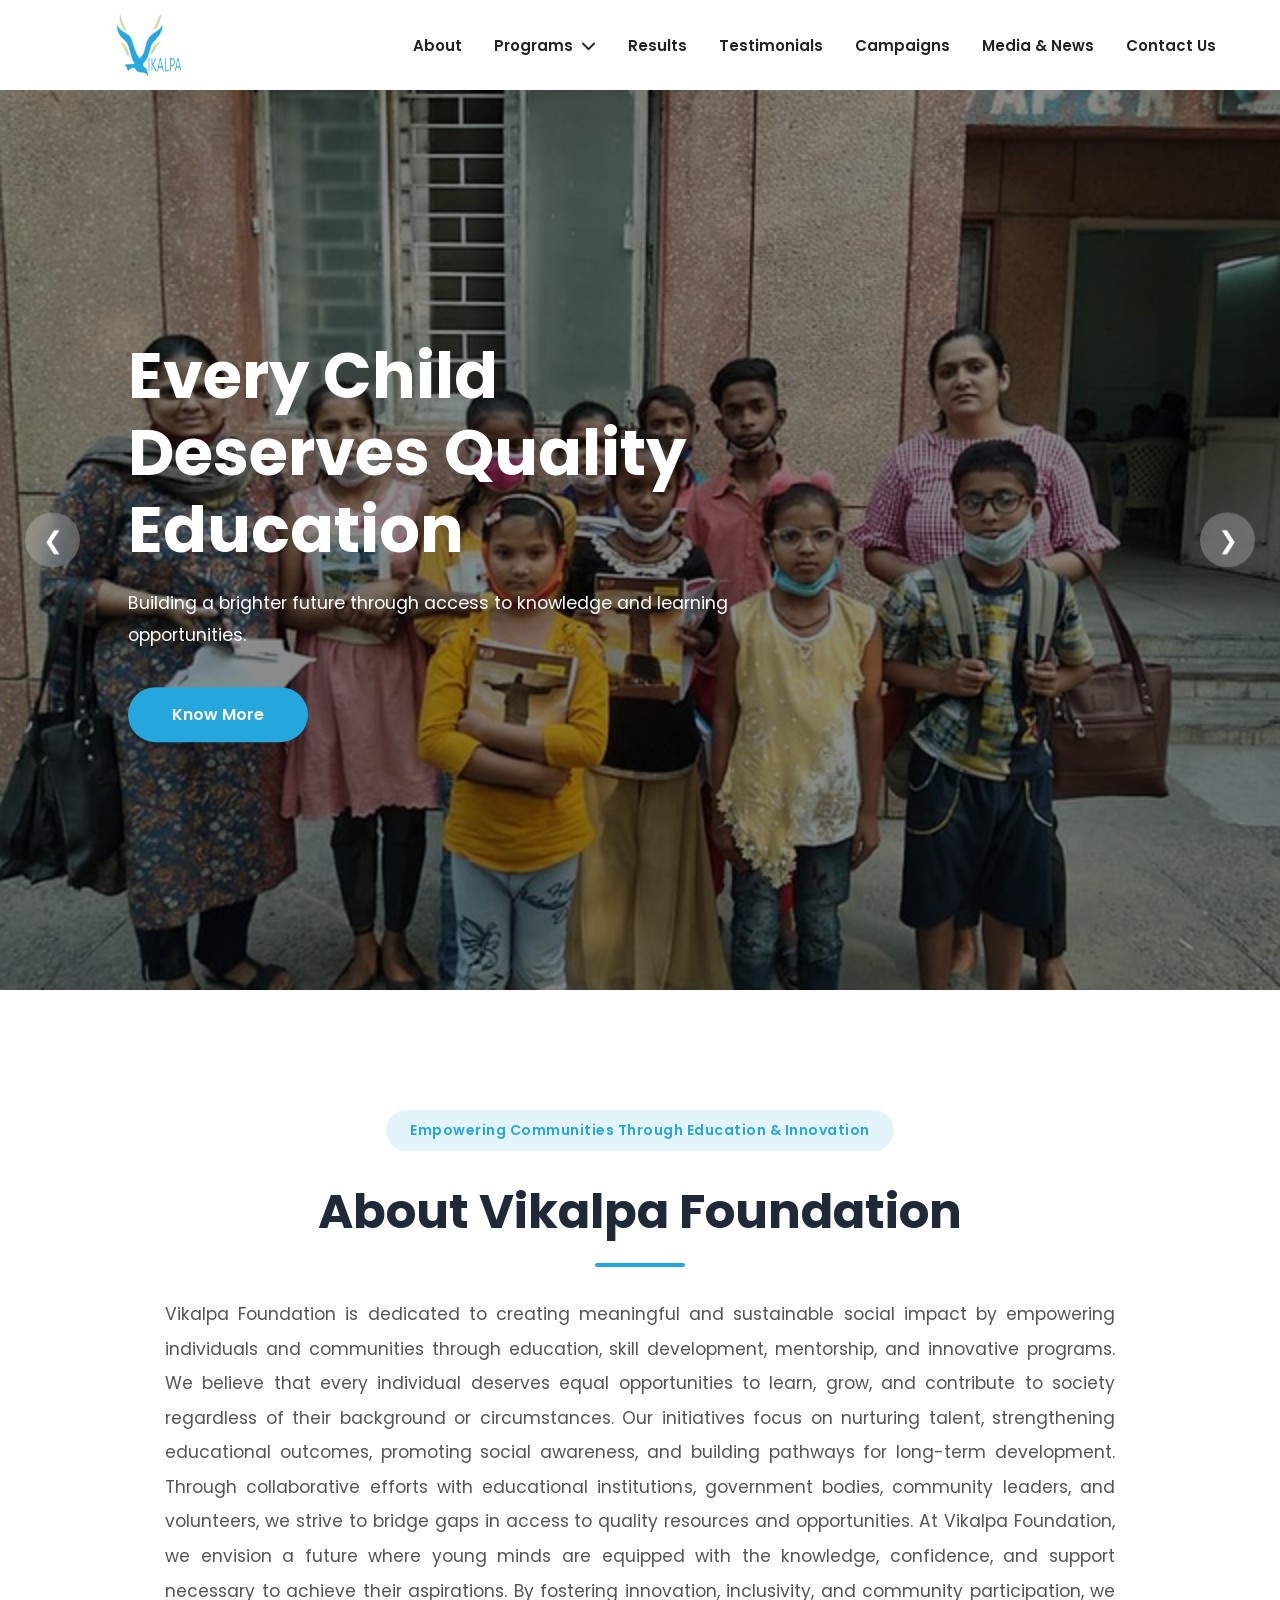
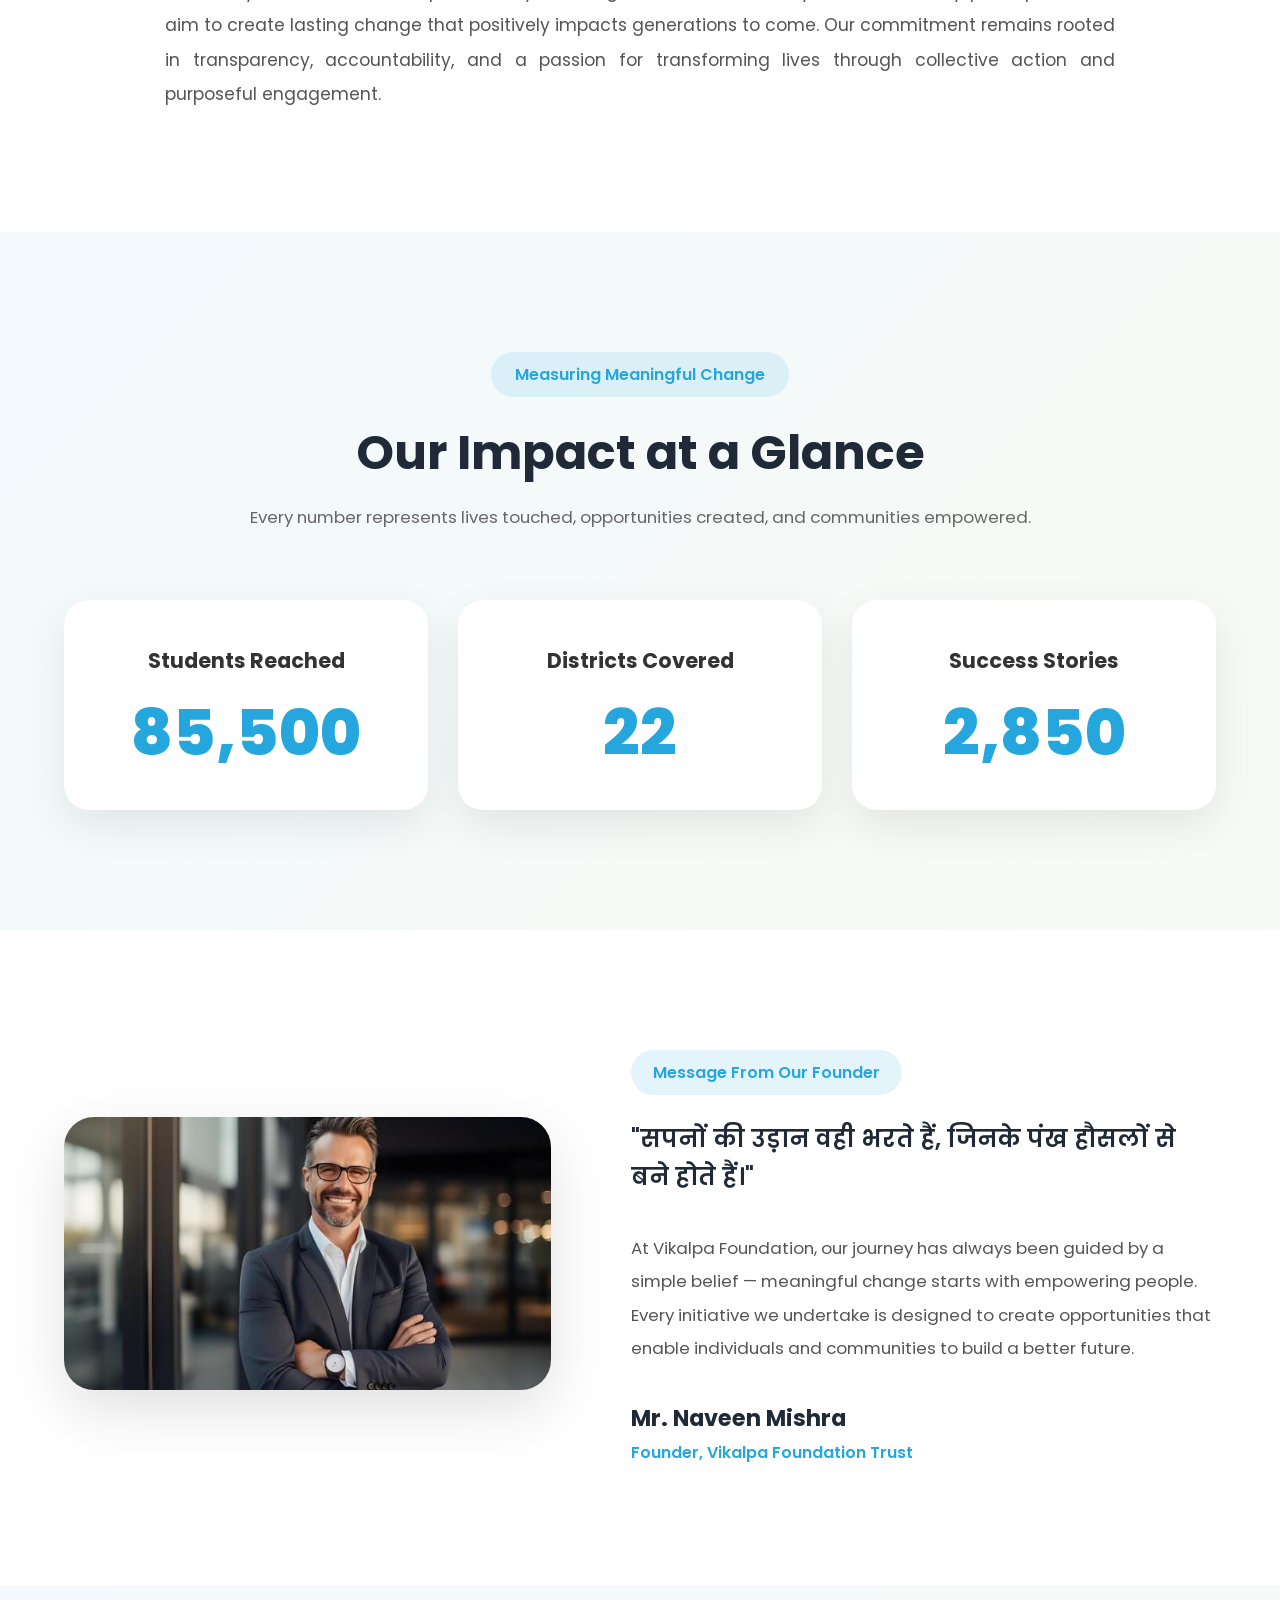
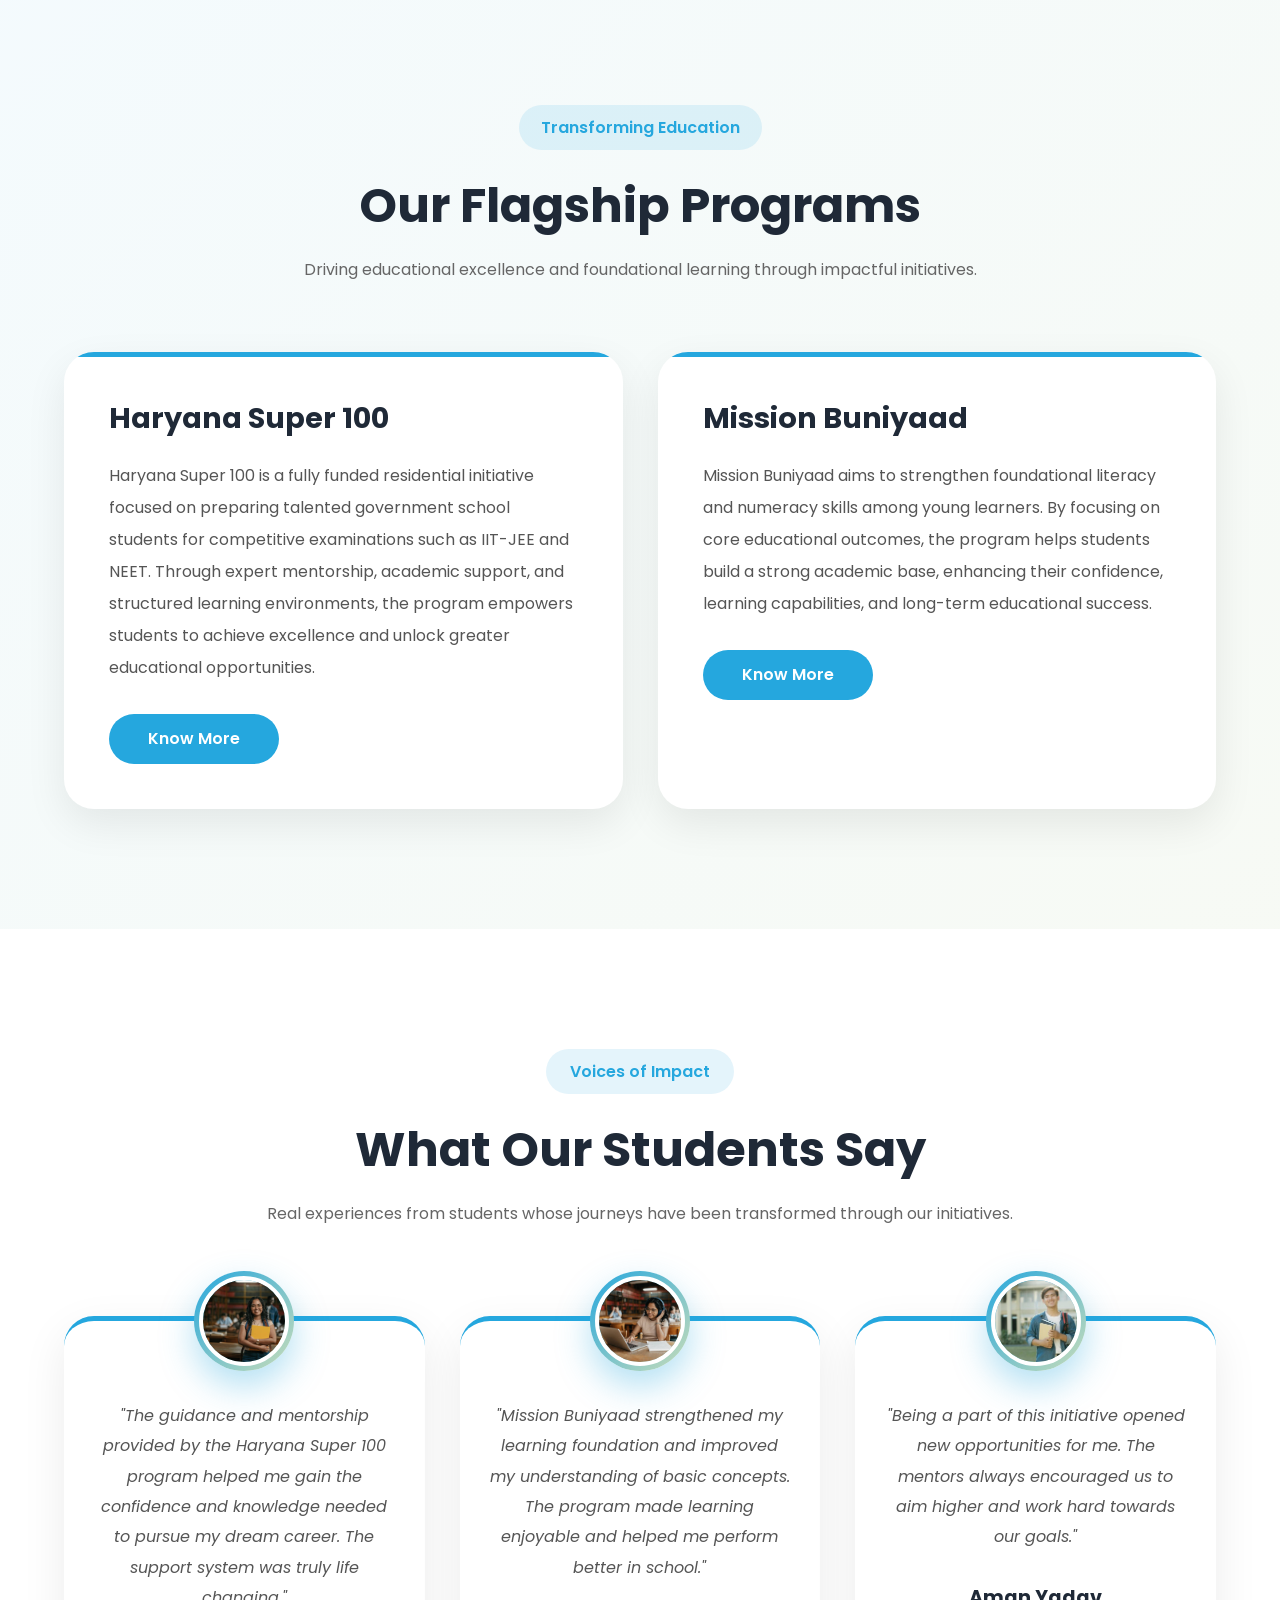
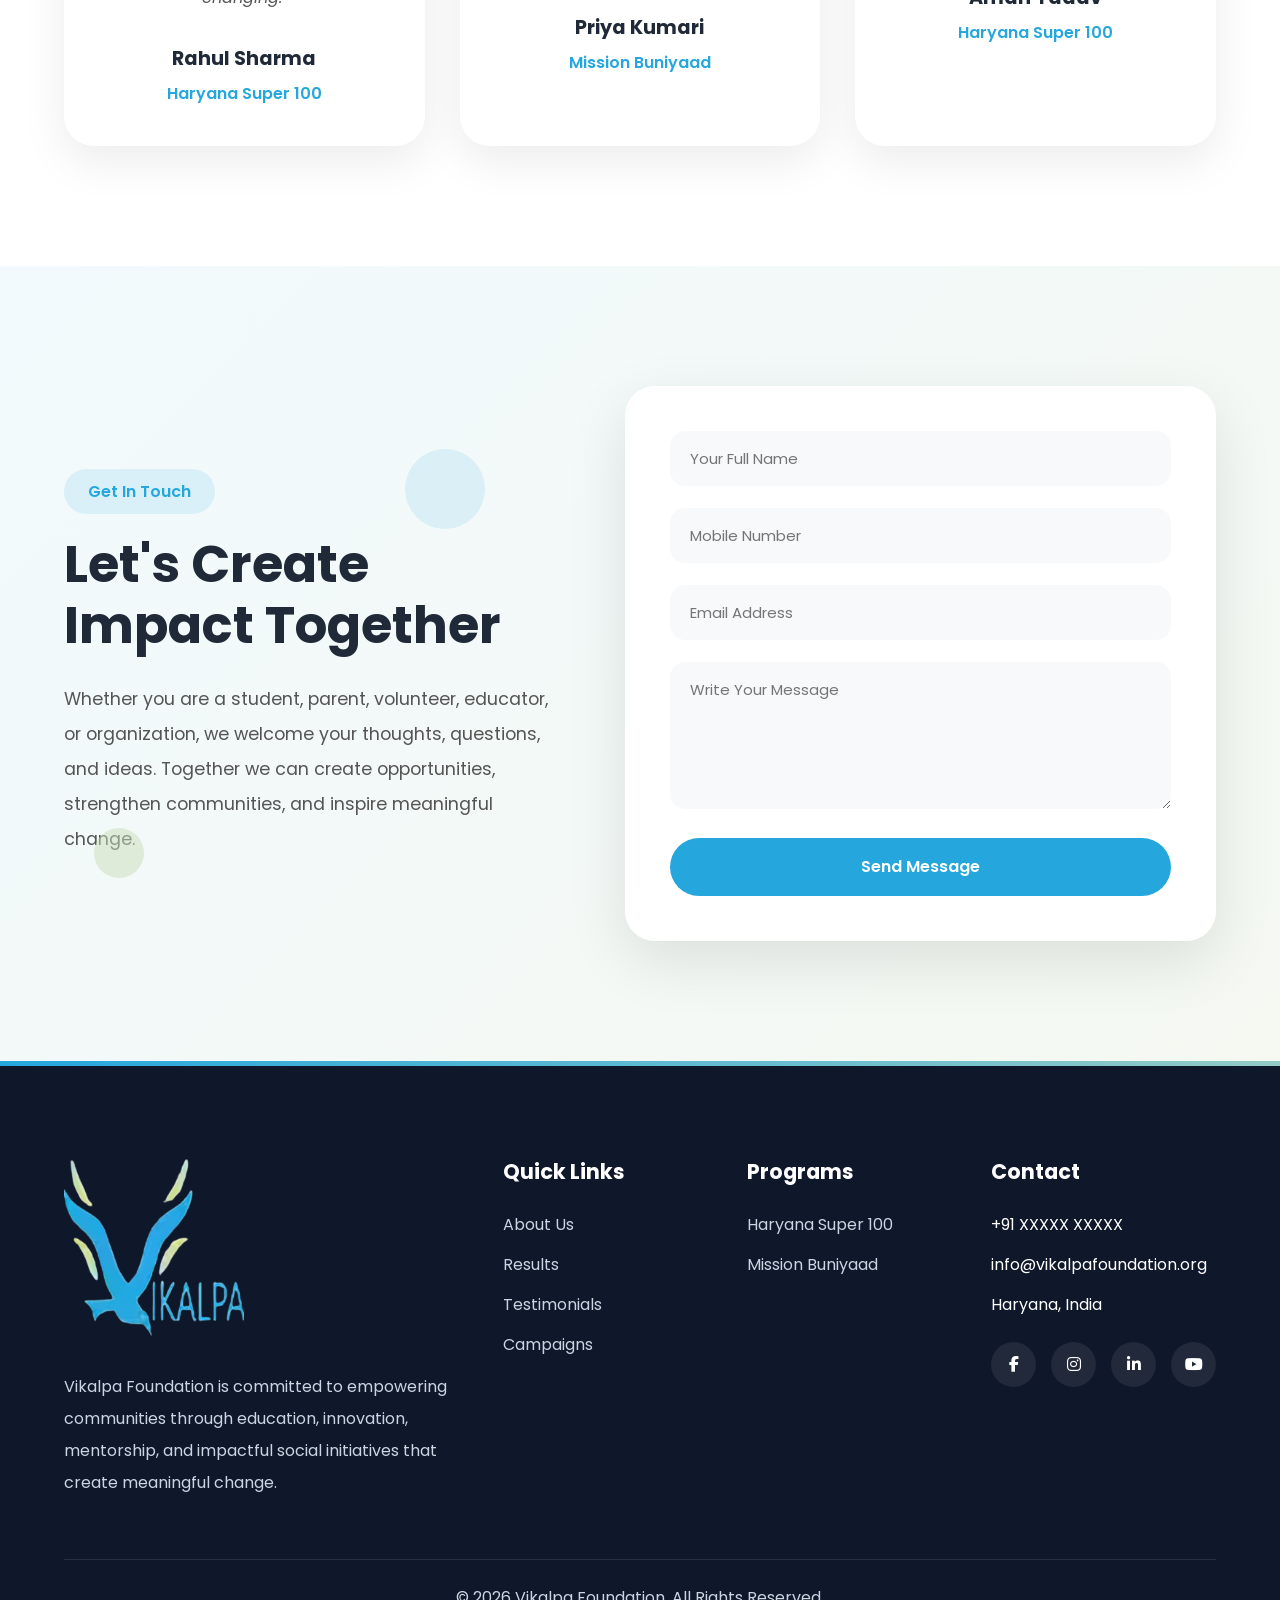
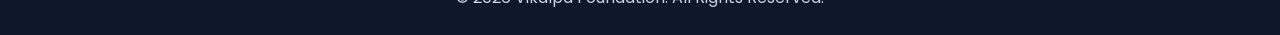
<file: index.html>
<!DOCTYPE html>
<html lang="en">
<head>
    <meta charset="UTF-8">
    <meta name="viewport" content="width=device-width, initial-scale=1.0">

    <title>Vikalpa Foundation</title>

    <!-- CSS -->
    <link rel="stylesheet" href="css/style.css">

    <!-- Font Awesome -->
    <link rel="stylesheet"
    href="https://cdnjs.cloudflare.com/ajax/libs/font-awesome/6.5.1/css/all.min.css">
</head>

<body>



    <!-- ===================== NAVBAR ===================== -->

    <header class="header">

        <nav class="navbar container">

            <!-- Logo -->
            <a href="index.html" class="logo">
                <img src="images/Vikalpa Logo.png" alt="Vikalpa Foundation Logo">
            </a>

            <!-- Navigation Menu -->
            <ul class="nav-links">

                <li><a href="pages/about.html">About</a></li>

                <li class="dropdown">

                            <a href="#">
                                Programs
                                <i class="fa-solid fa-chevron-down"></i>
                            </a>

                            <ul class="dropdown-menu">

                                <li>
                                    <a href="pages/mission-buniyaad.html">
                                        Mission Buniyaad
                                    </a>
                                </li>

                                <li>
                                    <a href="pages/haryana-super100.html">
                                        Haryana Super 100
                                    </a>
                                </li>

                            </ul>
                </li>

                <li><a href="pages/results.html">Results</a></li>

                <li><a href="pages/testimonials.html">Testimonials</a></li>

                <li><a href="pages/campaigns.html">Campaigns</a></li>

                <li><a href="pages/media-news.html">Media & News</a></li>

                <li><a href="pages/contact.html">Contact Us</a></li>

            </ul>

            <!-- Mobile Toggle -->
            <div class="menu-toggle">
                <i class="fa-solid fa-bars"></i>
            </div>

        </nav>

    </header>




    <!-- ==================================
     HERO CAROUSEL SECTION
=================================== -->

<section class="hero">

    <div class="carousel">

        <!-- Slide 1 -->
        <div class="slide active">

            <img src="images/hero-2.jpg" alt="Hero Image 1">

            <div class="overlay"></div>

            <div class="hero-content">

                <!-- <span class="hero-tag">
                    Empowering Communities
                </span> -->

                <h1>
                    Creating Opportunities For A Better Tomorrow
                </h1>

                <p>
                    Vikalpa Foundation works towards education,
                    empowerment and sustainable development
                    to create meaningful social impact.
                </p>

                <a href="pages/about.html" class="hero-btn">
                    Know More
                </a>

            </div>

        </div>

        <!-- Slide 2 -->
        <div class="slide">

            <img src="images/hero-1.jpg" alt="Hero Image 2">

            <div class="overlay"></div>

            <div class="hero-content">

                <!-- <span class="hero-tag">
                    Transforming Education
                </span> -->

                <h1>
                    Every Child Deserves Quality Education
                </h1>

                <p>
                    Building a brighter future through access
                    to knowledge and learning opportunities.
                </p>

                <a href="pages/programs.html" class="hero-btn">
                    Know More
                </a>

            </div>

        </div>

        <!-- Slide 3 -->
        <div class="slide">

            <img src="images/hero-3.jpg" alt="Hero Image 3">

            <div class="overlay"></div>

            <div class="hero-content">

                <!-- <span class="hero-tag">
                    Inspiring Change
                </span> -->

                <h1>
                    Together We Can Build Stronger Communities
                </h1>

                <p>
                    Collaborating with people and institutions
                    to drive positive social transformation.
                </p>

                <a href="pages/campaigns.html" class="hero-btn">
                    Know More
                </a>

            </div>

        </div>

        <!-- Slide 4 -->
        <div class="slide">

            <img src="images/hero-4.jpg" alt="Hero Image 4">

            <div class="overlay"></div>

            <div class="hero-content">

                <!-- <span class="hero-tag">
                    Impact That Matters
                </span> -->

                <h1>
                    Empowering Lives Through Collective Action
                </h1>

                <p>
                    Supporting initiatives that bring
                    measurable and lasting impact.
                </p>

                <a href="pages/results.html" class="hero-btn">
                    Know More
                </a>

            </div>

        </div>

        <!-- Navigation Buttons -->

        <button class="carousel-btn prev">
            &#10094;
        </button>

        <button class="carousel-btn next">
            &#10095;
        </button>

    </div>

</section>




    <!-- ==================================
     COMPANY OVERVIEW SECTION
=================================== -->

<section class="overview-section">

    <div class="container">

        <div class="overview-content">

            <span class="overview-tag">
                Empowering Communities Through Education & Innovation
            </span>

            <h2>
                About Vikalpa Foundation
            </h2>

            <p>
                Vikalpa Foundation is dedicated to creating meaningful and sustainable
                social impact by empowering individuals and communities through
                education, skill development, mentorship, and innovative programs.
                We believe that every individual deserves equal opportunities to
                learn, grow, and contribute to society regardless of their
                background or circumstances.

                Our initiatives focus on nurturing talent, strengthening educational
                outcomes, promoting social awareness, and building pathways for
                long-term development. Through collaborative efforts with
                educational institutions, government bodies, community leaders,
                and volunteers, we strive to bridge gaps in access to quality
                resources and opportunities.

                At Vikalpa Foundation, we envision a future where young minds are
                equipped with the knowledge, confidence, and support necessary to
                achieve their aspirations. By fostering innovation, inclusivity,
                and community participation, we aim to create lasting change that
                positively impacts generations to come.

                Our commitment remains rooted in transparency, accountability,
                and a passion for transforming lives through collective action and
                purposeful engagement.
            </p>

        </div>

    </div>

</section>



<!-- ==================================
     IMPACT COUNTERS SECTION
=================================== -->

<section class="impact-section">

    <div class="container">

        <div class="impact-header">

            <span class="impact-tag">
                Measuring Meaningful Change
            </span>

            <h2>
                Our Impact at a Glance
            </h2>

            <p>
                Every number represents lives touched,
                opportunities created, and communities empowered.
            </p>

        </div>

        <div class="impact-cards">

            <!-- Card 1 -->

            <div class="impact-card">

                <h3>Students Reached</h3>

                <div class="counter"
                     data-target="150000">
                    0
                </div>

                <!-- <span class="plus">+</span> -->

            </div>

            <!-- Card 2 -->

            <div class="impact-card">

                <h3>Districts Covered</h3>

                <div class="counter"
                     data-target="22">
                    0
                </div>

            </div>

            <!-- Card 3 -->

            <div class="impact-card">

                <h3>Success Stories</h3>

                <div class="counter"
                     data-target="5000">
                    0
                </div>

                <!-- <span class="plus">+</span> -->

            </div>

        </div>

    </div>

</section>



<!-- ==================================
     FOUNDER MESSAGE SECTION
=================================== -->

<section class="founder-section">

    <div class="container">

        <div class="founder-wrapper">

            <!-- Founder Image -->

            <div class="founder-image">

                <img src="images/founder.jpg"
                     alt="Founder Image">

            </div>

            <!-- Founder Content -->

            <div class="founder-content">

                <span class="founder-tag">
                    Message From Our Founder
                </span>

                <blockquote>

                    "सपनों की उड़ान वही भरते हैं, जिनके पंख हौसलों से बने होते हैं।"

                </blockquote>

                <p>

                    At Vikalpa Foundation, our journey has always
                    been guided by a simple belief — meaningful
                    change starts with empowering people. Every
                    initiative we undertake is designed to create
                    opportunities that enable individuals and
                    communities to build a better future.

                </p>
                <div class="founder-signature">

                    <h4>Mr. Naveen Mishra</h4>

                    <span>
                        Founder, Vikalpa Foundation Trust
                    </span>

                </div>

            </div>

        </div>

    </div>

</section>



<!-- ==================================
     PROGRAMS SECTION
=================================== -->

<section class="programs-section">

    <div class="container">

        <div class="program-header">

            <span class="program-tag">
                Transforming Education
            </span>

            <h2>
                Our Flagship Programs
            </h2>

            <p>
                Driving educational excellence and foundational
                learning through impactful initiatives.
            </p>

        </div>

        <div class="program-cards">

            <!-- Haryana Super 100 -->

            <div class="program-card">

                <div class="program-content">

                    <h3>
                        Haryana Super 100
                    </h3>

                    <p>

                        Haryana Super 100 is a fully funded
                        residential initiative focused on
                        preparing talented government school
                        students for competitive examinations
                        such as IIT-JEE and NEET. Through
                        expert mentorship, academic support,
                        and structured learning environments,
                        the program empowers students to
                        achieve excellence and unlock greater
                        educational opportunities.

                    </p>

                    <a href="pages/haryana-super100.html"
                       class="program-btn">

                        Know More

                    </a>

                </div>

            </div>

            <!-- Mission Buniyaad -->

            <div class="program-card">

                <div class="program-content">

                    <h3>
                        Mission Buniyaad
                    </h3>

                    <p>

                        Mission Buniyaad aims to strengthen
                        foundational literacy and numeracy
                        skills among young learners. By
                        focusing on core educational outcomes,
                        the program helps students build a
                        strong academic base, enhancing their
                        confidence, learning capabilities,
                        and long-term educational success.

                    </p>

                    <a href="pages/mission-buniyaad.html"
                       class="program-btn">

                        Know More

                    </a>

                </div>

            </div>

        </div>

    </div>

</section>



<!-- ==================================
     STUDENT TESTIMONIALS SECTION
=================================== -->

<section class="testimonial-section">

    <div class="container">

        <div class="testimonial-header">

            <span class="testimonial-tag">
                Voices of Impact
            </span>

            <h2>
                What Our Students Say
            </h2>

            <p>
                Real experiences from students whose journeys
                have been transformed through our initiatives.
            </p>

        </div>

        <div class="testimonial-cards">

            <!-- Card 1 -->

            <div class="testimonial-card">

                <div class="student-image">

                    <img src="images/student-1.jpg"
                         alt="Student">

                </div>

                <p class="review">

                    "The guidance and mentorship provided by the
                    Haryana Super 100 program helped me gain the
                    confidence and knowledge needed to pursue my
                    dream career. The support system was truly
                    life changing."

                </p>

                <h4>
                    Rahul Sharma
                </h4>

                <span>
                    Haryana Super 100
                </span>

            </div>

            <!-- Card 2 -->

            <div class="testimonial-card">

                <div class="student-image">

                    <img src="images/student-2.jpg"
                         alt="Student">

                </div>

                <p class="review">

                    "Mission Buniyaad strengthened my learning
                    foundation and improved my understanding of
                    basic concepts. The program made learning
                    enjoyable and helped me perform better in
                    school."

                </p>

                <h4>
                    Priya Kumari
                </h4>

                <span>
                    Mission Buniyaad
                </span>

            </div>

            <!-- Card 3 -->

            <div class="testimonial-card">

                <div class="student-image">

                    <img src="images/student-3.jpg"
                         alt="Student">

                </div>

                <p class="review">

                    "Being a part of this initiative opened new
                    opportunities for me. The mentors always
                    encouraged us to aim higher and work hard
                    towards our goals."

                </p>

                <h4>
                    Aman Yadav
                </h4>

                <span>
                    Haryana Super 100
                </span>

            </div>

        </div>

    </div>

</section>


<!-- ==================================
     CONNECT WITH US SECTION
=================================== -->

<section id="connect-section" class="connect-section">

    <div class="container">

        <div class="connect-wrapper">

            <!-- Left Content -->

            <div class="connect-content">

                <span class="connect-tag">
                    Get In Touch
                </span>

                <h2>
                    Let's Create Impact Together
                </h2>

                <p>
                    Whether you are a student, parent, volunteer,
                    educator, or organization, we welcome your
                    thoughts, questions, and ideas. Together we
                    can create opportunities, strengthen communities,
                    and inspire meaningful change.
                </p>

                <div class="floating-circle circle-1"></div>
                <div class="floating-circle circle-2"></div>

            </div>

            <!-- Contact Form -->

            <div class="contact-form-card">

                <form>

                    <div class="form-group">

                        <input
                        type="text"
                        placeholder="Your Full Name"
                        required>

                    </div>

                    <div class="form-group">

                        <input
                        type="tel"
                        placeholder="Mobile Number"
                        required>

                    </div>

                    <div class="form-group">

                        <input
                        type="email"
                        placeholder="Email Address"
                        required>

                    </div>

                    <div class="form-group">

                        <textarea
                        rows="5"
                        placeholder="Write Your Message"
                        required></textarea>

                    </div>

                    <button
                    type="submit"
                    class="submit-btn">

                        Send Message

                    </button>

                </form>

            </div>

        </div>

    </div>

</section>


<!-- ==================================
     FOOTER SECTION
=================================== -->

<footer class="footer">

    <div class="footer-top-line"></div>

    <div class="container">

        <div class="footer-grid">

            <!-- Column 1 -->

            <div class="footer-column">

                <a href="index.html"
                   class="footer-logo">

                    <img src="images/Vikalpa Logo.png"
                         alt="Logo">

                </a>

                <p>

                    Vikalpa Foundation is committed to
                    empowering communities through education,
                    innovation, mentorship, and impactful
                    social initiatives that create meaningful
                    change.

                </p>

            </div>

            <!-- Column 2 -->

            <div class="footer-column">

                <h3>Quick Links</h3>

                <ul>

                    <li>
                        <a href="pages/about.html">
                            About Us
                        </a>
                    </li>

                    <li>
                        <a href="pages/results.html">
                            Results
                        </a>
                    </li>

                    <li>
                        <a href="pages/testimonials.html">
                            Testimonials
                        </a>
                    </li>

                    <li>
                        <a href="pages/campaigns.html">
                            Campaigns
                        </a>
                    </li>

                </ul>

            </div>

            <!-- Column 3 -->

            <div class="footer-column">

                <h3>Programs</h3>

                <ul>

                    <li>
                        <a href="pages/haryana-super100.html">
                            Haryana Super 100
                        </a>
                    </li>

                    <li>
                        <a href="pages/mission-buniyaad.html">
                            Mission Buniyaad
                        </a>
                    </li>

                </ul>

            </div>

            <!-- Column 4 -->

            <div class="footer-column">

                <h3>Contact</h3>

                <ul>

                    <li>
                        +91 XXXXX XXXXX
                    </li>

                    <li>
                        info@vikalpafoundation.org
                    </li>

                    <li>
                        Haryana, India
                    </li>

                </ul>

                <div class="social-icons">

                    <a href="#">
                        <i class="fab fa-facebook-f"></i>
                    </a>

                    <a href="#">
                        <i class="fab fa-instagram"></i>
                    </a>

                    <a href="#">
                        <i class="fab fa-linkedin-in"></i>
                    </a>

                    <a href="#">
                        <i class="fab fa-youtube"></i>
                    </a>

                </div>

            </div>

        </div>

        <div class="footer-bottom">

            <p>

                © 2026 Vikalpa Foundation.
                All Rights Reserved.

            </p>

        </div>

    </div>

</footer>

<!-- Back To Top -->

<button class="back-to-top">

    <i class="fa-solid fa-arrow-up"></i>

</button>


    <!-- JS -->
    <script src="js/script.js"></script>

</body>
</html>
</file>
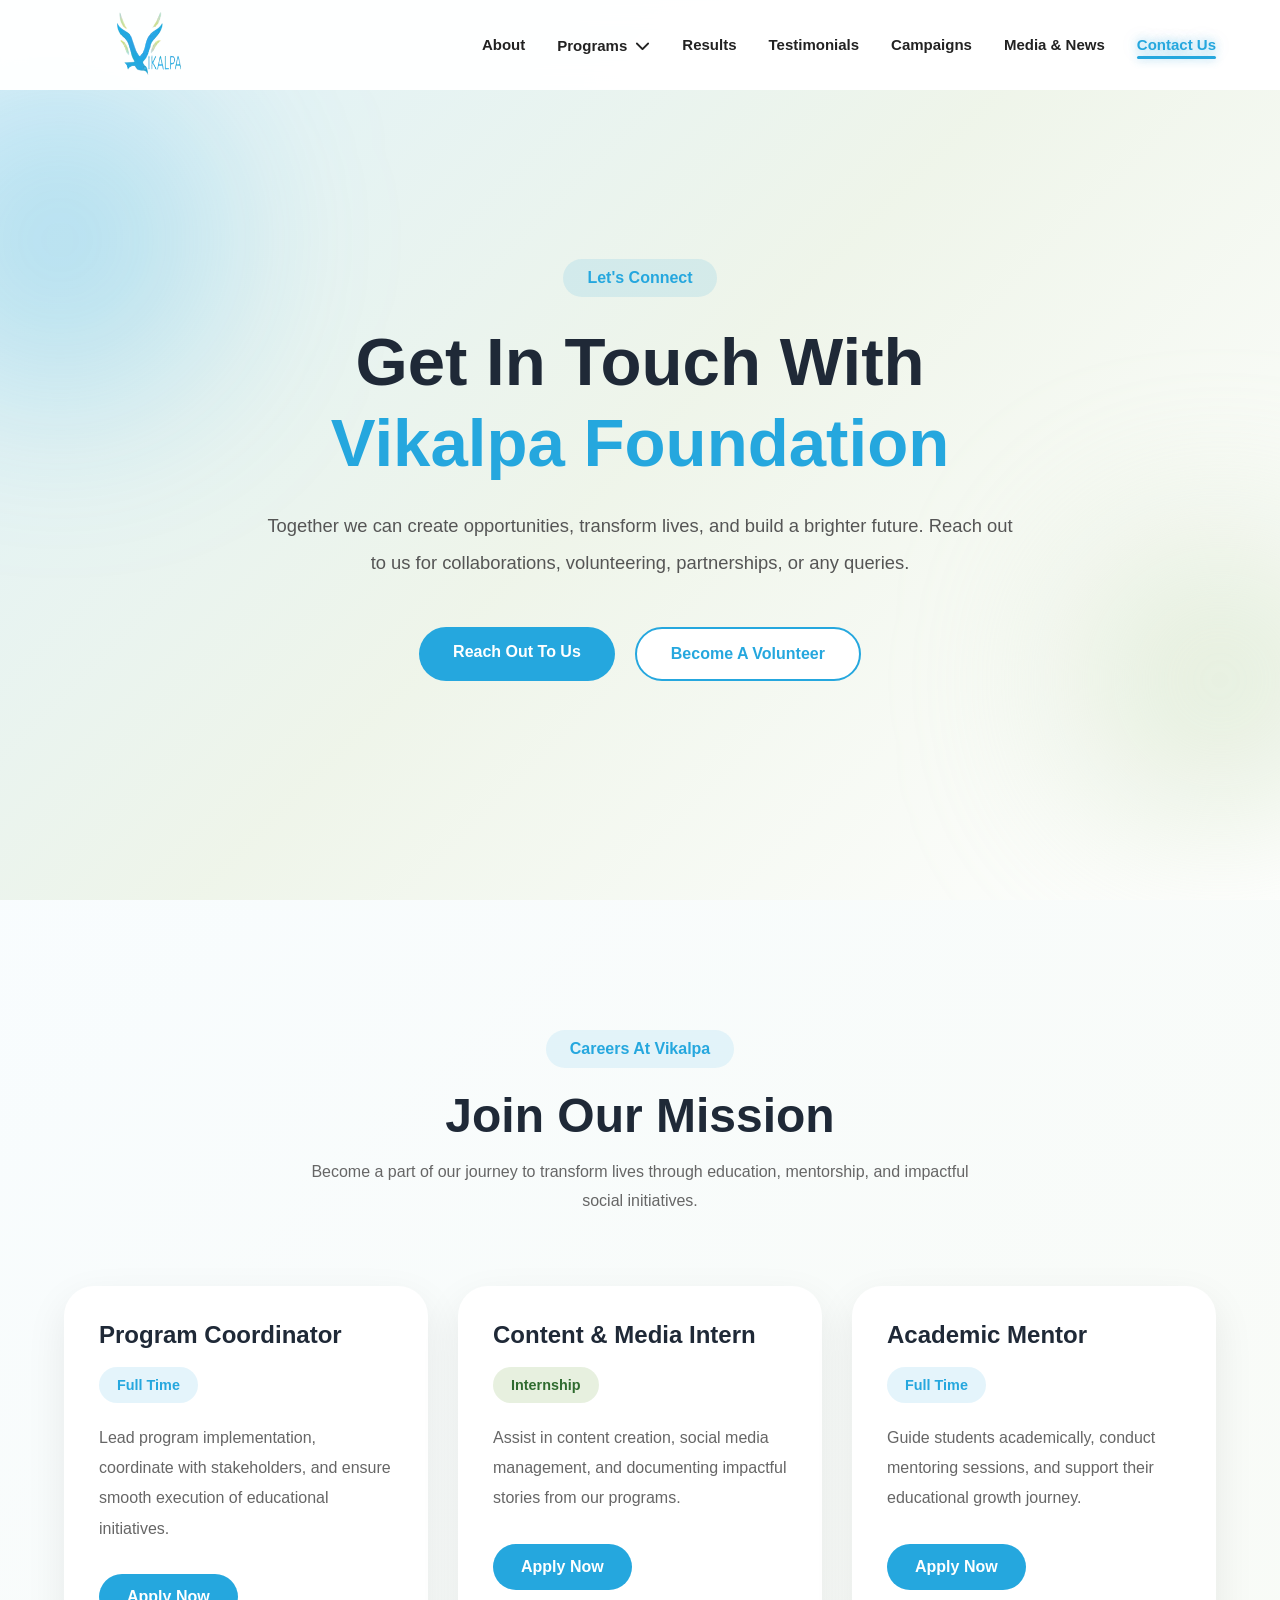
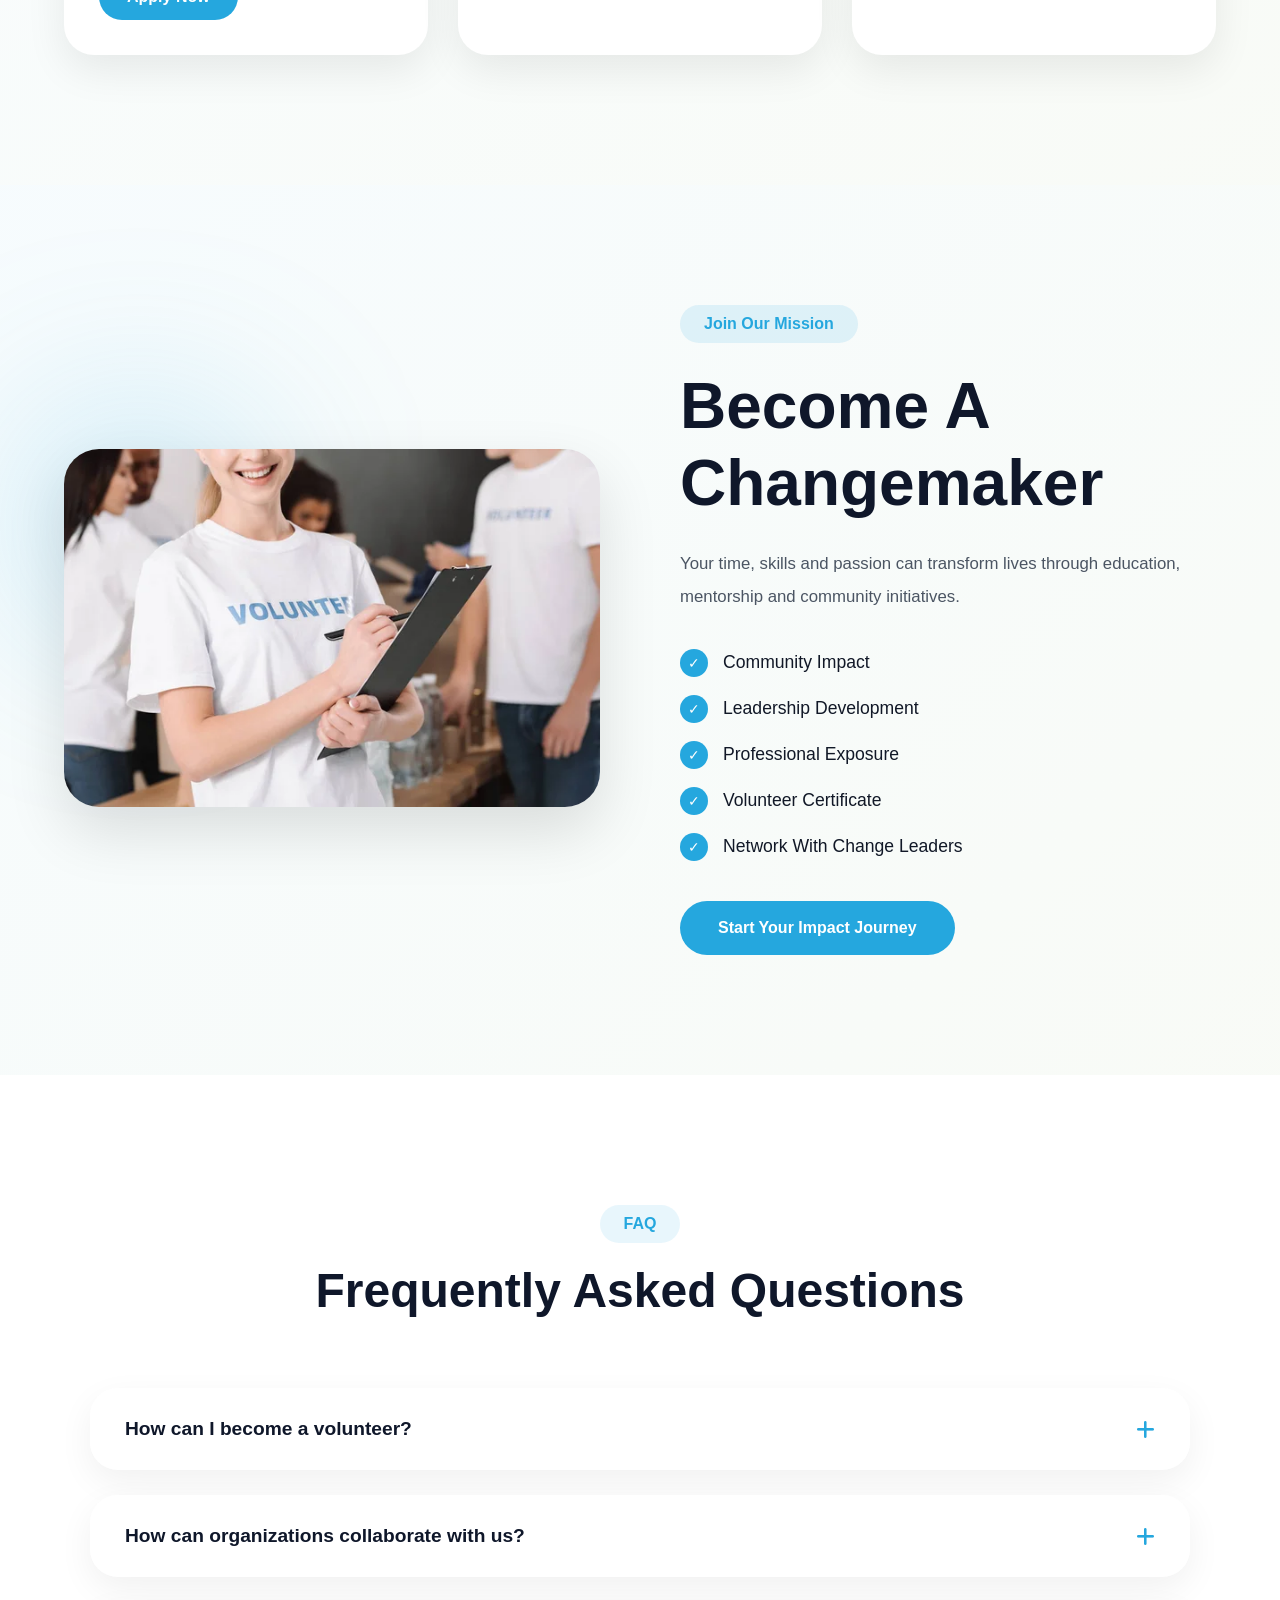
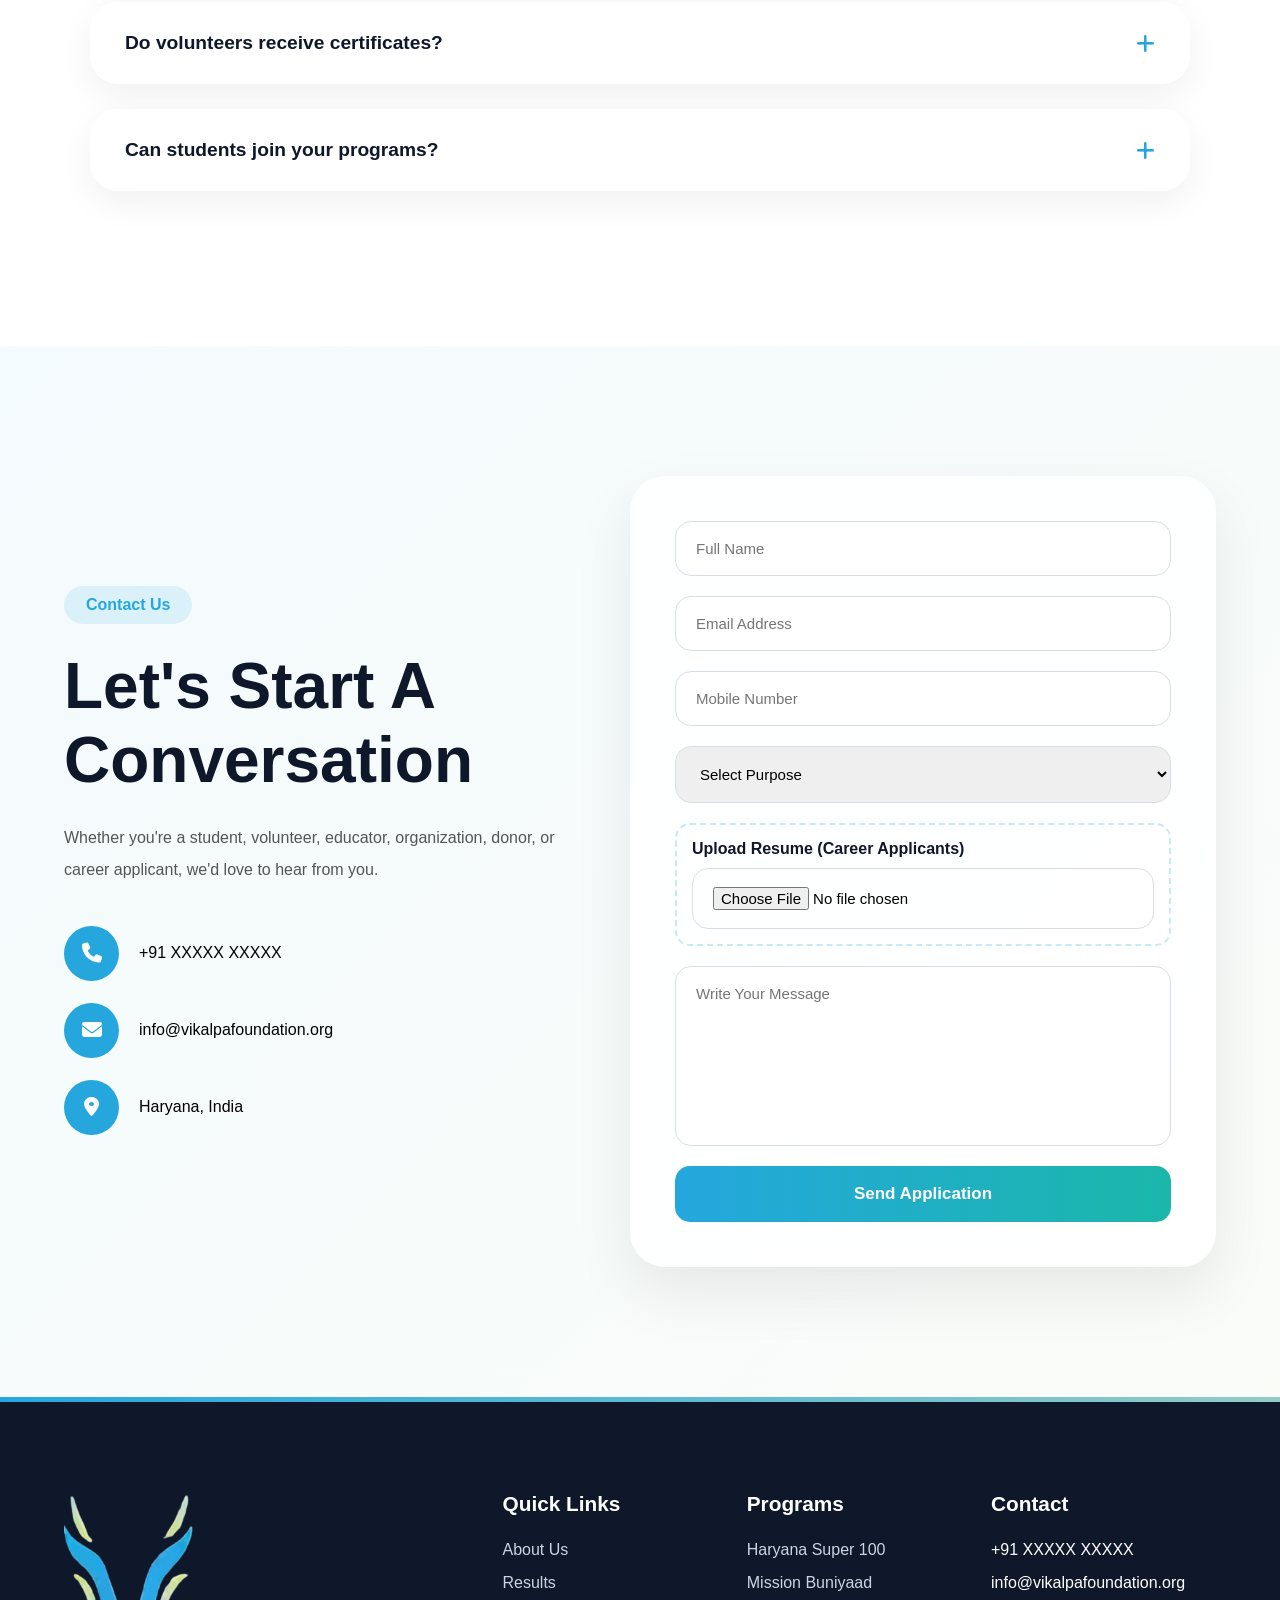
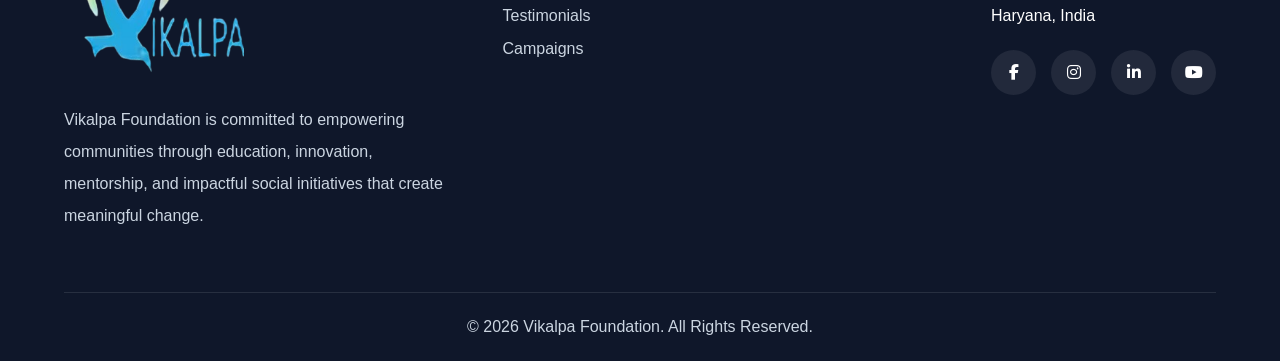
<file: pages/contact.html>
<!DOCTYPE html>
<html lang="en">

<head>

    <meta charset="UTF-8">

    <meta name="viewport"
          content="width=device-width, initial-scale=1.0">

    <title>Contact Us | Vikalpa Foundation</title>

    <!-- CSS -->

    <link rel="stylesheet"
          href="../css/contact.css">

    <!-- Font Awesome -->

    <link rel="stylesheet"
          href="https://cdnjs.cloudflare.com/ajax/libs/font-awesome/6.5.1/css/all.min.css">

</head>

<body>

<!-- ==================================
     HEADER / NAVBAR
=================================== -->

<header class="header">

    <nav class="navbar container">

        <!-- Logo -->

        <a href="../index.html"
           class="logo">

            <img src="../images/Vikalpa Logo.png"
                 alt="Vikalpa Foundation Logo">

        </a>

        <!-- Navigation -->

        <ul class="nav-links">

            <li>

                <a href="about.html">

                    About

                </a>

            </li>

            <li class="dropdown">

                <a href="#">

                    Programs

                    <i class="fa-solid fa-chevron-down"></i>

                </a>

                <ul class="dropdown-menu">

                    <li>

                        <a href="haryana-super100.html">

                            Haryana Super 100

                        </a>

                    </li>

                    <li>

                        <a href="mission-buniyaad.html">

                            Mission Buniyaad

                        </a>

                    </li>

                </ul>

            </li>

            <li>

                <a href="results.html">

                    Results

                </a>

            </li>

            <li>

                <a href="testimonials.html">

                    Testimonials

                </a>

            </li>

            <li>

                <a href="campaigns.html">

                    Campaigns

                </a>

            </li>

            <li>

                <a href="media-news.html">

                    Media & News

                </a>

            </li>

            <li>

                <a href="contact.html"
                   class="active-page">

                    Contact Us

                </a>

            </li>

        </ul>

        <!-- Mobile Menu -->

        <div class="menu-toggle">

            <i class="fa-solid fa-bars"></i>

        </div>

    </nav>

</header>





<!-- ==================================
     CONTACT HERO SECTION
=================================== -->

<section class="contact-hero">

    <div class="hero-glow glow-1"></div>
    <div class="hero-glow glow-2"></div>

    <div class="contact-hero-content">

        <span class="hero-tag">

            Let's Connect

        </span>

        <h1>

            Get In Touch With <br>
            <span>Vikalpa Foundation</span>

        </h1>

        <p>

            Together we can create opportunities,
            transform lives, and build a brighter future.
            Reach out to us for collaborations,
            volunteering, partnerships, or any queries.

        </p>

        <div class="hero-buttons">

            <a href="#contact-form-section"
               class="hero-btn primary-btn">

                Reach Out To Us

            </a>

            <a href="#volunteer-section"
               class="hero-btn secondary-btn">

                Become A Volunteer

            </a>

        </div>

    </div>

</section>






<!-- ==================================
     CAREER OPPORTUNITIES SECTION
=================================== -->

<section class="career-section">

    <div class="container">

        <div class="career-header">

            <span class="career-tag">

                Careers At Vikalpa

            </span>

            <h2>

                Join Our Mission

            </h2>

            <p>

                Become a part of our journey to transform lives through education, mentorship, and impactful social initiatives.

            </p>

        </div>

        <div class="career-grid">

            <!-- Card 1 -->

            <div class="career-card">

                <h3>

                    Program Coordinator

                </h3>

                <div class="job-type">

                    Full Time

                </div>

                <p>

                    Lead program implementation, coordinate with stakeholders, and ensure smooth execution of educational initiatives.

                </p>

                <a href="#contact-form-section"
                   class="apply-btn">

                    Apply Now

                </a>

            </div>

            <!-- Card 2 -->

            <div class="career-card">

                <h3>

                    Content & Media Intern

                </h3>

                <div class="job-type internship">

                    Internship

                </div>

                <p>

                    Assist in content creation, social media management, and documenting impactful stories from our programs.

                </p>

                <a href="#contact-form-section"
                   class="apply-btn">

                    Apply Now

                </a>

            </div>

            <!-- Card 3 -->

            <div class="career-card">

                <h3>

                    Academic Mentor

                </h3>

                <div class="job-type">

                    Full Time

                </div>

                <p>

                    Guide students academically, conduct mentoring sessions, and support their educational growth journey.

                </p>

                <a href="#contact-form-section"
                   class="apply-btn">

                    Apply Now

                </a>

            </div>

        </div>

    </div>

</section>






<!-- ==================================
     VOLUNTEER SECTION
=================================== -->

<section class="volunteer-section"
         id="volunteer-section">

    <div class="container">

        <div class="volunteer-wrapper">

            <!-- Left -->

            <div class="volunteer-image">

                <img src="../images/volenteer.jpg"
                     alt="Volunteer">

            </div>

            <!-- Right -->

            <div class="volunteer-content">

                <span class="volunteer-tag">

                    Join Our Mission

                </span>

                <h2>

                    Become A Changemaker

                </h2>

                <p>
                    Your time, skills and passion can
                    transform lives through education,
                    mentorship and community initiatives.
                </p>

                <ul class="volunteer-benefits">

                    <li>Community Impact</li>

                    <li>Leadership Development</li>

                    <li>Professional Exposure</li>

                    <li>Volunteer Certificate</li>

                    <li>Network With Change Leaders</li>

                </ul>

                <a href="#"
                   class="volunteer-btn">

                    Start Your Impact Journey

                </a>

            </div>

        </div>

    </div>

</section>




<!-- ==================================
     FAQ SECTION
=================================== -->

<section class="faq-section">

    <div class="container">

        <div class="faq-header">

            <span class="faq-tag">

                FAQ

            </span>

            <h2>

                Frequently Asked Questions

            </h2>

        </div>

        <div class="faq-container">

            <!-- FAQ 1 -->

            <div class="faq-item">

                <button class="faq-question">

                    <span>
                        How can I become a volunteer?
                    </span>

                    <i class="fa-solid fa-plus"></i>

                </button>

                <div class="faq-answer">

                    <p>
                        You can join our volunteer network by filling out the volunteer application form. Our team will connect with you shortly.
                    </p>

                </div>

            </div>

            <!-- FAQ 2 -->

            <div class="faq-item">

                <button class="faq-question">

                    <span>
                        How can organizations collaborate with us?
                    </span>

                    <i class="fa-solid fa-plus"></i>

                </button>

                <div class="faq-answer">

                    <p>
                        Schools, NGOs, institutions, and corporate partners can collaborate with us through educational and social impact initiatives.
                    </p>

                </div>

            </div>

            <!-- FAQ 3 -->

            <div class="faq-item">

                <button class="faq-question">

                    <span>
                        Do volunteers receive certificates?
                    </span>

                    <i class="fa-solid fa-plus"></i>

                </button>

                <div class="faq-answer">

                    <p>
                        Yes, eligible volunteers receive certificates recognizing their contribution and participation.
                    </p>

                </div>

            </div>

            <!-- FAQ 4 -->

            <div class="faq-item">

                <button class="faq-question">

                    <span>
                        Can students join your programs?
                    </span>

                    <i class="fa-solid fa-plus"></i>

                </button>

                <div class="faq-answer">

                    <p>
                        Yes. Students can apply for various educational initiatives and programs conducted by Vikalpa Foundation.
                    </p>

                </div>

            </div>

        </div>

    </div>

</section>





<!-- ==================================
     CONTACT & APPLICATION SECTION
=================================== -->

<section class="contact-form-section"
         id="contact-form-section">

    <div class="container">

        <div class="contact-wrapper">

            <!-- LEFT -->

            <div class="contact-info">

                <span class="contact-tag">
                    Contact Us
                </span>

                <h2>
                    Let's Start A Conversation
                </h2>

                <p>
                    Whether you're a student, volunteer,
                    educator, organization, donor, or
                    career applicant, we'd love to hear
                    from you.
                </p>

                <div class="contact-points">

                    <div class="contact-item">

                        <i class="fa-solid fa-phone"></i>

                        <span>
                            +91 XXXXX XXXXX
                        </span>

                    </div>

                    <div class="contact-item">

                        <i class="fa-solid fa-envelope"></i>

                        <span>
                            info@vikalpafoundation.org
                        </span>

                    </div>

                    <div class="contact-item">

                        <i class="fa-solid fa-location-dot"></i>

                        <span>
                            Haryana, India
                        </span>

                    </div>

                </div>

            </div>

            <!-- RIGHT -->

            <div class="contact-form-card">

                <form>

                    <input type="text"
                           placeholder="Full Name"
                           required>

                    <input type="email"
                           placeholder="Email Address"
                           required>

                    <input type="tel"
                           placeholder="Mobile Number"
                           required>

                    <!-- Purpose -->

                    <select>

                        <option>
                            Select Purpose
                        </option>

                        <option>
                            General Query
                        </option>

                        <option>
                            Volunteer Application
                        </option>

                        <option>
                            Career Application
                        </option>

                        <option>
                            Partnership Inquiry
                        </option>

                    </select>

                    <!-- Resume Upload -->

                    <div class="resume-upload">

                        <label>

                            Upload Resume
                            (Career Applicants)

                        </label>

                        <input type="file">

                    </div>

                    <textarea
                    placeholder="Write Your Message"></textarea>

                    <button type="submit">

                        Send Application

                    </button>

                </form>

            </div>

        </div>

    </div>

</section>















<!-- ==================================
     FOOTER SECTION
=================================== -->

<footer class="footer">

    <div class="footer-top-line"></div>

    <div class="container">

        <div class="footer-grid">

            <!-- Column 1 -->

            <div class="footer-column">

                <a href="index.html"
                   class="footer-logo">

                    <img src="../images/Vikalpa Logo.png"
                         alt="Logo">

                </a>

                <p>

                    Vikalpa Foundation is committed to
                    empowering communities through education,
                    innovation, mentorship, and impactful
                    social initiatives that create meaningful
                    change.

                </p>

            </div>

            <!-- Column 2 -->

            <div class="footer-column">

                <h3>Quick Links</h3>

                <ul>

                    <li>
                        <a href="pages/about.html">
                            About Us
                        </a>
                    </li>

                    <li>
                        <a href="pages/results.html">
                            Results
                        </a>
                    </li>

                    <li>
                        <a href="pages/testimonials.html">
                            Testimonials
                        </a>
                    </li>

                    <li>
                        <a href="pages/campaigns.html">
                            Campaigns
                        </a>
                    </li>

                </ul>

            </div>

            <!-- Column 3 -->

            <div class="footer-column">

                <h3>Programs</h3>

                <ul>

                    <li>
                        <a href="pages/haryana-super100.html">
                            Haryana Super 100
                        </a>
                    </li>

                    <li>
                        <a href="pages/mission-buniyaad.html">
                            Mission Buniyaad
                        </a>
                    </li>

                </ul>

            </div>

            <!-- Column 4 -->

            <div class="footer-column">

                <h3>Contact</h3>

                <ul>

                    <li>
                        +91 XXXXX XXXXX
                    </li>

                    <li>
                        info@vikalpafoundation.org
                    </li>

                    <li>
                        Haryana, India
                    </li>

                </ul>

                <div class="social-icons">

                    <a href="#">
                        <i class="fab fa-facebook-f"></i>
                    </a>

                    <a href="#">
                        <i class="fab fa-instagram"></i>
                    </a>

                    <a href="#">
                        <i class="fab fa-linkedin-in"></i>
                    </a>

                    <a href="#">
                        <i class="fab fa-youtube"></i>
                    </a>

                </div>

            </div>

        </div>

        <div class="footer-bottom">

            <p>

                © 2026 Vikalpa Foundation.
                All Rights Reserved.

            </p>

        </div>

    </div>

</footer>

<!-- Back To Top -->

<button class="back-to-top">

    <i class="fa-solid fa-arrow-up"></i>

</button>





<!-- ==================================
     JS
=================================== -->

<script src="../js/contact.js"></script>

</body>
</html>
</file>
<file: css/style.css>
/* ==============================
   GOOGLE FONT
============================== */

@import url('https://fonts.googleapis.com/css2?family=Poppins:wght@300;400;500;600;700;800&display=swap');

:root{

    --primary:#25A7DE;
    --secondary:#C9DDB9;
    --white:#ffffff;

    --shadow:0 8px 30px rgba(0,0,0,0.08);
    --transition:all .4s ease;
}

*{
    margin:0;
    padding:0;
    box-sizing:border-box;
    font-family:'Poppins',sans-serif;
}

body{
    background:var(--white);
}

.container{
    width:90%;
    max-width:1400px;
    margin:auto;
}

/* ==============================
   NAVBAR
============================== */

.header{

    position:fixed;
    top:0;
    left:0;

    width:100%;
    z-index:1000;

    background:rgba(255,255,255,0.95);
    backdrop-filter:blur(10px);

    transition:.4s ease;
}

.header.scrolled{

    box-shadow:var(--shadow);
}

.navbar{

    height:90px;

    display:flex;
    align-items:center;
    justify-content:space-between;
}

/* ==============================
   LOGO
============================== */

.logo{

    display:flex;
    align-items:center;
}

.logo img{

    width:170px;
    height:65px;

    object-fit:contain;

    transition:var(--transition);
}

.logo:hover img{

    transform:scale(1.05);
}

/* ==============================
   MENU
============================== */

.nav-links{

    display:flex;
    align-items:center;
    gap:32px;

    list-style:none;
}

.nav-links a{

    text-decoration:none;

    color:#222;

    font-size:15px;
    font-weight:600;

    position:relative;

    transition:var(--transition);
}

/* ==================================
   DROPDOWN MENU
=================================== */

.dropdown{

    position:relative;
}

.dropdown > a{

    display:flex;
    align-items:center;
    gap:8px;
}

.dropdown-menu{

    position:absolute;

    top:120%;
    left:0;

    min-width:240px;

    background:#fff;

    list-style:none;

    border-radius:15px;

    box-shadow:
    0 15px 40px rgba(0,0,0,.12);

    opacity:0;
    visibility:hidden;

    transform:translateY(15px);

    transition:.4s ease;

    overflow:hidden;
}

.dropdown:hover .dropdown-menu{

    opacity:1;
    visibility:visible;

    transform:translateY(0);
}

.dropdown-menu li a{

    display:block;

    padding:14px 20px;

    color:#333;

    text-decoration:none;
}

.dropdown-menu li a:hover{

    background:
    rgba(37,167,222,.08);

    color:var(--primary);
}

/* Animated Underline */

.nav-links a::after{

    content:'';

    position:absolute;

    left:0;
    bottom:-6px;

    width:0%;
    height:3px;

    background:var(--primary);

    border-radius:20px;

    transition:var(--transition);
}

.nav-links a:hover{

    color:var(--primary);
}

.nav-links a:hover::after{

    width:100%;
}

/* ==============================
   MOBILE MENU ICON
============================== */

.menu-toggle{

    display:none;

    font-size:28px;
    cursor:pointer;

    color:var(--primary);
}

/* ==============================
   RESPONSIVE
============================== */

@media(max-width:992px){

    .nav-links{

        position:fixed;

        top:90px;
        right:-100%;

        width:300px;
        height:calc(100vh - 90px);

        background:#fff;

        flex-direction:column;

        justify-content:flex-start;
        align-items:flex-start;

        padding:40px;

        gap:25px;

        box-shadow:-5px 0px 20px rgba(0,0,0,0.08);

        transition:.5s ease;
    }

    .nav-links.active{

        right:0;
    }

    .menu-toggle{

        display:block;
    }
}


/* ==================================
   HERO CAROUSEL
=================================== */

.hero{

    width:100%;
    height:100vh;

    margin-top:90px;

    overflow:hidden;

    position:relative;
}

.carousel{

    width:100%;
    height:100%;

    position:relative;
}

.slide{

    position:absolute;

    width:100%;
    height:100%;

    opacity:0;
    visibility:hidden;

    transition: 0.3s ease;
}

.slide.active{

    opacity:1;
    visibility:visible;
}

.slide img{

    width:100%;
    height:100%;

    object-fit:cover;
}

.overlay{

    position:absolute;

    inset:0;

    background:rgba(0,0,0,0.45);
}

.hero-content{

    position:absolute;

    top:50%;
    left:10%;

    transform:translateY(-50%);

    max-width:650px;

    color:#fff;

    z-index:5;

    animation:fadeUp 0.2s ease;
}

.hero-tag{

    display:inline-block;

    padding:10px 20px;

    background:rgba(37,167,222,0.95);

    border-radius:30px;

    margin-bottom:20px;

    font-size:14px;
    font-weight:600;
}

.hero-content h1{

    font-size:4rem;

    line-height:1.2;

    margin-bottom:20px;
}

.hero-content p{

    font-size:1.1rem;

    line-height:1.8;

    margin-bottom:35px;
}

.hero-btn{

    display:inline-flex;

    align-items:center;
    justify-content:center;

    width:180px;
    height:55px;

    text-decoration:none;

    background:#25A7DE;

    color:#fff;

    border-radius:50px;

    font-weight:600;

    transition:.4s;
}

.hero-btn:hover{

    background:#ffffff;

    color:#25A7DE;

    transform:translateY(-4px);
}

/* Arrows */

.carousel-btn{

    position:absolute;

    top:50%;

    transform:translateY(-50%);

    width:55px;
    height:55px;

    border:none;

    cursor:pointer;

    border-radius:50%;

    background:rgba(255,255,255,0.25);

    color:white;

    font-size:24px;

    backdrop-filter:blur(10px);

    transition:.4s;

    z-index:10;
}

.carousel-btn:hover{

    background:#25A7DE;
}

.prev{

    left:25px;
}

.next{

    right:25px;
}

/* Animation */

@keyframes fadeUp{

    from{

        opacity:0;
        transform:translateY(50px);
    }

    to{

        opacity:1;
        transform:translateY(0);
    }
}

/* Responsive */

@media(max-width:992px){

    .hero-content{

        left:6%;
        max-width:90%;
    }

    .hero-content h1{

        font-size:2.8rem;
    }
}

@media(max-width:768px){

    .hero-content h1{

        font-size:2rem;
    }

    .hero-content p{

        font-size:1rem;
    }

    .carousel-btn{

        width:45px;
        height:45px;
    }
}


/* ==================================
   OVERVIEW SECTION
=================================== */

.overview-section{

    padding:120px 0;

    background:#ffffff;

    position:relative;
}

.overview-content{

    max-width:950px;

    margin:auto;

    text-align:center;
}

.overview-tag{

    display:inline-block;

    padding:10px 24px;

    background:rgba(37,167,222,0.12);

    color:var(--primary);

    border-radius:50px;

    font-size:14px;
    font-weight:600;

    letter-spacing:0.5px;

    margin-bottom:25px;
}

.overview-content h2{

    font-size:3rem;

    color:#1f2937;

    margin-bottom:30px;

    position:relative;
}

.overview-content h2::after{

    content:"";

    display:block;

    width:90px;
    height:4px;

    background:var(--primary);

    margin:15px auto 0;

    border-radius:20px;
}

.overview-content p{

    font-size:1.08rem;

    line-height:2;

    color:#555;

    text-align:justify;
}

/* Responsive */

@media(max-width:768px){

    .overview-section{

        padding:90px 0;
    }

    .overview-content h2{

        font-size:2rem;
    }

    .overview-content p{

        text-align:left;

        font-size:1rem;

        line-height:1.9;
    }
}



/* ==================================
   IMPACT SECTION
=================================== */

.impact-section{

    padding:120px 0;

    background:linear-gradient(
        135deg,
        rgba(37,167,222,0.06),
        rgba(201,221,185,0.15)
    );
}

.impact-header{

    text-align:center;

    margin-bottom:70px;
}

.impact-tag{

    display:inline-block;

    padding:10px 24px;

    border-radius:50px;

    background:rgba(37,167,222,.12);

    color:var(--primary);

    font-weight:600;

    margin-bottom:20px;
}

.impact-header h2{

    font-size:3rem;

    margin-bottom:15px;

    color:#1f2937;
}

.impact-header p{

    color:#666;

    font-size:1.05rem;
}

.impact-cards{

    display:grid;

    grid-template-columns:
    repeat(3,1fr);

    gap:30px;
}

.impact-card{

    background:#fff;

    border-radius:25px;

    padding:45px 25px;

    text-align:center;

    box-shadow:
    0 15px 40px rgba(0,0,0,.08);

    transition:.4s ease;

    position:relative;
}

.impact-card:hover{

    transform:translateY(-10px);

    box-shadow:
    0 20px 50px rgba(37,167,222,.18);
}

.impact-card h3{

    font-size:1.3rem;

    margin-bottom:25px;

    color:#333;
}

.counter{

    font-size:4rem;

    font-weight:800;

    color:var(--primary);

    line-height:1;
}

.plus{

    font-size:2rem;

    font-weight:700;

    color:var(--primary);
}

@media(max-width:992px){

    .impact-cards{

        grid-template-columns:1fr;
    }

    .impact-header h2{

        font-size:2.2rem;
    }
}


/* ==================================
   FOUNDER MESSAGE SECTION
=================================== */

.founder-section{

    padding:120px 0;

    background:#ffffff;

    overflow:hidden;
}

.founder-wrapper{

    display:flex;

    align-items:center;

    gap:80px;
}

.founder-image{

    flex:1;

    opacity:0;

    transform:translateX(-80px);

    transition:all 1.2s ease;
}

.founder-image.show{

    opacity:1;

    transform:translateX(0);
}

.founder-image img{

    width:100%;

    border-radius:30px;

    box-shadow:
    0 20px 60px rgba(0,0,0,.12);

    transition:.5s ease;
}

.founder-image:hover img{

    transform:scale(1.03);
}

.founder-content{

    flex:1.2;

    opacity:0;

    transform:translateX(80px);

    transition:all 1.2s ease;
}

.founder-content.show{

    opacity:1;

    transform:translateX(0);
}

.founder-tag{

    display:inline-block;

    padding:10px 22px;

    border-radius:50px;

    background:rgba(37,167,222,.12);

    color:var(--primary);

    font-weight:600;

    margin-bottom:25px;
}

.founder-content blockquote{

    font-size:1.5rem;

    font-weight:600;

    line-height:1.6;

    color:#1f2937;

    margin-bottom:35px;

    position:relative;
}

/* .founder-content blockquote::before{

    content:"❝";

    color:var(--primary);

    font-size:4rem;

    display:block;

    margin-bottom:10px;
} */

.founder-content p{

    font-size:1.05rem;

    line-height:2;

    color:#555;

    margin-bottom:20px;
}

.founder-signature{

    margin-top:35px;
}

.founder-signature h4{

    font-size:1.4rem;

    color:#1f2937;

    margin-bottom:5px;
}

.founder-signature span{

    color:var(--primary);

    font-weight:600;
}

/* Responsive */

@media(max-width:992px){

    .founder-wrapper{

        flex-direction:column;
    }

    .founder-content blockquote{

        font-size:1.5rem;
    }
}

@media(max-width:768px){

    .founder-section{

        padding:90px 0;
    }

    .founder-content blockquote{

        font-size:1.25rem;
    }
}


/* ==================================
   PROGRAMS SECTION
=================================== */

.programs-section{

    padding:120px 0;

    background:
    linear-gradient(
    135deg,
    rgba(37,167,222,.05),
    rgba(201,221,185,.15)
    );
}

.program-header{

    text-align:center;

    margin-bottom:70px;
}

.program-tag{

    display:inline-block;

    padding:10px 22px;

    border-radius:50px;

    background:
    rgba(37,167,222,.12);

    color:var(--primary);

    font-weight:600;

    margin-bottom:20px;
}

.program-header h2{

    font-size:3rem;

    margin-bottom:15px;

    color:#1f2937;
}

.program-header p{

    color:#666;
}

.program-cards{

    display:grid;

    grid-template-columns:
    repeat(2,1fr);

    gap:35px;
}

.program-card{

    background:#fff;

    border-radius:30px;

    padding:45px;

    box-shadow:
    0 15px 40px rgba(0,0,0,.08);

    transition:.4s ease;

    position:relative;

    overflow:hidden;
}

.program-card::before{

    content:"";

    position:absolute;

    top:0;
    left:0;

    width:100%;
    height:5px;

    background:var(--primary);
}

.program-card:hover{

    transform:translateY(-12px);

    box-shadow:
    0 20px 50px rgba(37,167,222,.18);
}

.program-card h3{

    font-size:1.8rem;

    margin-bottom:20px;

    color:#1f2937;
}

.program-card p{

    color:#555;

    line-height:2;

    margin-bottom:30px;
}

.program-btn{

    display:inline-flex;

    align-items:center;
    justify-content:center;

    width:170px;
    height:50px;

    border-radius:50px;

    text-decoration:none;

    background:var(--primary);

    color:#fff;

    font-weight:600;

    transition:.4s;
}

.program-btn:hover{

    background:#fff;

    color:var(--primary);

    border:2px solid
    var(--primary);
}

/* Responsive */

@media(max-width:992px){

    .program-cards{

        grid-template-columns:1fr;
    }

    .program-header h2{

        font-size:2.2rem;
    }
}



/* ==================================
   TESTIMONIAL SECTION
=================================== */

.testimonial-section{

    padding:120px 0;

    background:#ffffff;

    overflow:hidden;
}

.testimonial-header{

    text-align:center;

    margin-bottom:90px;
}

.testimonial-tag{

    display:inline-block;

    padding:10px 24px;

    border-radius:50px;

    background:rgba(37,167,222,.12);

    color:var(--primary);

    font-weight:600;

    margin-bottom:20px;
}

.testimonial-header h2{

    font-size:3rem;

    color:#1f2937;

    margin-bottom:15px;
}

.testimonial-header p{

    color:#666;
}

.testimonial-cards{

    display:grid;

    grid-template-columns:
    repeat(3,1fr);

    gap:35px;
}

.testimonial-card{

    position:relative;

    background:#fff;

    padding:80px 30px 40px;

    border-radius:30px;

    text-align:center;

    box-shadow:
    0 15px 45px rgba(0,0,0,.08);

    transition:.5s ease;

    border-top:5px solid
    var(--primary);
}

.testimonial-card:hover{

    transform:
    translateY(-15px);

    box-shadow:
    0 25px 60px
    rgba(37,167,222,.18);
}

.student-image{

    position:absolute;

    top:-50px;
    left:50%;

    transform:translateX(-50%);

    width:100px;
    height:100px;

    border-radius:50%;

    padding:5px;

    background:
    linear-gradient(
    135deg,
    var(--primary),
    var(--secondary)
    );

    box-shadow:
    0 15px 35px
    rgba(37,167,222,.35);
}

.student-image img{

    width:100%;
    height:100%;

    border-radius:50%;

    object-fit:cover;

    border:4px solid #fff;
}

.review{

    color:#555;

    line-height:1.9;

    margin-bottom:30px;

    font-style:italic;
}

/* .review::before{

    content:"❝";

    display:block;

    font-size:2rem;

    color:var(--primary);

    margin-bottom:10px;
} */

.testimonial-card h4{

    color:#1f2937;

    margin-bottom:8px;

    font-size:1.2rem;
}

.testimonial-card span{

    color:var(--primary);

    font-weight:600;
}

/* Responsive */

@media(max-width:992px){

    .testimonial-cards{

        grid-template-columns:1fr;
    }

    .testimonial-header h2{

        font-size:2.2rem;
    }
}


/* ==================================
   CONNECT SECTION
=================================== */

.connect-section{

    padding:120px 0;

    background:
    linear-gradient(
        135deg,
        rgba(37,167,222,.06),
        rgba(201,221,185,.20)
    );

    overflow:hidden;
}

.connect-wrapper{

    display:flex;

    align-items:center;

    gap:60px;
}

.connect-content{

    flex:1;

    position:relative;
}

.connect-tag{

    display:inline-block;

    padding:10px 24px;

    border-radius:50px;

    background:
    rgba(37,167,222,.12);

    color:var(--primary);

    font-weight:600;

    margin-bottom:20px;
}

.connect-content h2{

    font-size:3.2rem;

    line-height:1.2;

    color:#1f2937;

    margin-bottom:25px;
}

.connect-content p{

    font-size:1.1rem;

    color:#555;

    line-height:2;
}

/* Form Card */

.contact-form-card{

    flex:1;

    background:
    rgba(255,255,255,.95);

    backdrop-filter:blur(12px);

    padding:45px;

    border-radius:30px;

    box-shadow:
    0 20px 60px rgba(0,0,0,.10);
}

.form-group{

    margin-bottom:22px;
}

.form-group input,
.form-group textarea{

    width:100%;

    padding:16px 20px;

    border:none;

    outline:none;

    border-radius:15px;

    background:#f8f9fb;

    font-size:15px;

    transition:.4s ease;
}

.form-group input:focus,
.form-group textarea:focus{

    background:#fff;

    box-shadow:
    0 0 0 3px
    rgba(37,167,222,.20);
}

.submit-btn{

    width:100%;

    height:58px;

    border:none;

    border-radius:50px;

    background:var(--primary);

    color:#fff;

    font-size:16px;

    font-weight:600;

    cursor:pointer;

    transition:.4s ease;
}

.submit-btn:hover{

    transform:translateY(-4px);

    box-shadow:
    0 15px 35px
    rgba(37,167,222,.30);
}

/* Floating Shapes */

.floating-circle{

    position:absolute;

    border-radius:50%;

    animation:float 6s ease-in-out infinite;
}

.circle-1{

    width:80px;
    height:80px;

    background:
    rgba(37,167,222,.12);

    top:-20px;
    right:80px;
}

.circle-2{

    width:50px;
    height:50px;

    background:
    rgba(201,221,185,.50);

    bottom:-20px;
    left:30px;
}

@keyframes float{

    0%{
        transform:translateY(0);
    }

    50%{
        transform:translateY(-20px);
    }

    100%{
        transform:translateY(0);
    }
}

/* Responsive */

@media(max-width:992px){

    .connect-wrapper{

        flex-direction:column;
    }

    .connect-content h2{

        font-size:2.3rem;
    }
}

@media(max-width:768px){

    .contact-form-card{

        padding:30px;
    }
}



/* ==================================
   FOOTER
=================================== */

.footer{

    position:relative;

    background:#0f172a;

    color:#fff;

    overflow:hidden;
}

.footer-top-line{

    width:100%;
    height:5px;

    background:
    linear-gradient(
        90deg,
        var(--primary),
        var(--secondary),
        var(--primary)
    );

    background-size:300%;

    animation:footerLine 8s linear infinite;
}

@keyframes footerLine{

    0%{
        background-position:0%;
    }

    100%{
        background-position:300%;
    }
}

.footer-grid{

    display:grid;

    grid-template-columns:
    2fr 1fr 1fr 1fr;

    gap:50px;

    padding:90px 0 60px;
}

.footer-column h3{

    margin-bottom:25px;

    color:#fff;

    font-size:1.3rem;
}

.footer-logo img{

    width:180px;

    margin-bottom:25px;
}

.footer-column p{

    color:#cbd5e1;

    line-height:2;
}

.footer-column ul{

    list-style:none;
}

.footer-column ul li{

    margin-bottom:15px;
}

.footer-column ul li a{

    color:#cbd5e1;

    text-decoration:none;

    transition:.3s;
}

.footer-column ul li a:hover{

    color:var(--primary);

    padding-left:8px;
}

.social-icons{

    display:flex;

    gap:15px;

    margin-top:25px;
}

.social-icons a{

    width:45px;
    height:45px;

    display:flex;

    align-items:center;
    justify-content:center;

    border-radius:50%;

    background:
    rgba(255,255,255,.08);

    color:#fff;

    text-decoration:none;

    transition:.4s;
}

.social-icons a:hover{

    background:var(--primary);

    transform:
    translateY(-6px)
    rotate(360deg);

    box-shadow:
    0 10px 25px
    rgba(37,167,222,.40);
}

.footer-bottom{

    border-top:
    1px solid rgba(255,255,255,.10);

    text-align:center;

    padding:25px 0;
}

.footer-bottom p{

    color:#cbd5e1;
}

/* ==================================
   BACK TO TOP
=================================== */

.back-to-top{

    position:fixed;

    right:30px;
    bottom:30px;

    width:55px;
    height:55px;

    border:none;

    border-radius:50%;

    background:var(--primary);

    color:#fff;

    cursor:pointer;

    font-size:18px;

    opacity:0;
    visibility:hidden;

    transition:.4s;

    z-index:999;
}

.back-to-top.show{

    opacity:1;
    visibility:visible;
}

.back-to-top:hover{

    transform:
    translateY(-8px);

    box-shadow:
    0 15px 30px
    rgba(37,167,222,.35);
}

/* Responsive */

@media(max-width:992px){

    .footer-grid{

        grid-template-columns:
        1fr 1fr;

        gap:40px;
    }
}

@media(max-width:768px){

    .footer-grid{

        grid-template-columns:
        1fr;
    }
}
</file>
<file: css/contact.css>
/* ==================================
   ROOT VARIABLES
=================================== */

:root{

    --primary:rgb(37,167,222);

    --secondary:rgb(201,221,185);

    --white:#ffffff;

    --dark:#1f2937;
}

/* ==================================
   RESET
=================================== */

*{

    margin:0;
    padding:0;

    box-sizing:border-box;

    font-family:'Poppins',sans-serif;
}

html{

    scroll-behavior:smooth;
}

body{

    overflow-x:hidden;

    background:#fff;
}

.container{

    width:90%;

    max-width:1400px;

    margin:auto;
}

/* ==================================
   NAVBAR
=================================== */

.header{

    position:fixed;

    top:0;
    left:0;

    width:100%;

    z-index:1000;

    background:rgba(255,255,255,.96);

    backdrop-filter:blur(12px);

    transition:.4s ease;
}

.header.scrolled{

    box-shadow:
    0 8px 25px rgba(0,0,0,.08);
}

.navbar{

    height:90px;

    display:flex;

    align-items:center;

    justify-content:space-between;
}

/* ==================================
   LOGO
=================================== */

.logo img{

    width:170px;

    height:65px;

    object-fit:contain;

    transition:.4s ease;
}

.logo:hover img{

    transform:scale(1.05);
}

/* ==================================
   NAVIGATION
=================================== */

.nav-links{

    display:flex;

    align-items:center;

    gap:32px;

    list-style:none;
}

.nav-links a{

    text-decoration:none;

    color:#222;

    font-size:15px;

    font-weight:600;

    position:relative;

    transition:.4s ease;
}

.nav-links a:hover{

    color:var(--primary);
}

.nav-links a::after{

    content:"";

    position:absolute;

    left:0;

    bottom:-6px;

    width:0;

    height:3px;

    background:var(--primary);

    border-radius:50px;

    transition:.4s ease;
}

.nav-links a:hover::after{

    width:100%;
}

/* ==================================
   ACTIVE PAGE
=================================== */

.nav-links a.active-page{

    color:var(--primary);

    text-shadow:
    0 0 8px rgba(37,167,222,.45),
    0 0 18px rgba(37,167,222,.25);
}

.nav-links a.active-page::after{

    width:100%;

    box-shadow:
    0 0 10px rgba(37,167,222,.45);
}

/* ==================================
   DROPDOWN
=================================== */

.dropdown{

    position:relative;
}

.dropdown > a{

    display:flex;

    align-items:center;

    gap:8px;
}

.dropdown-menu{

    position:absolute;

    top:120%;
    left:0;

    min-width:240px;

    background:#fff;

    list-style:none;

    border-radius:15px;

    overflow:hidden;

    box-shadow:
    0 15px 40px rgba(0,0,0,.12);

    opacity:0;

    visibility:hidden;

    transform:translateY(15px);

    transition:.4s ease;
}

.dropdown:hover .dropdown-menu{

    opacity:1;

    visibility:visible;

    transform:translateY(0);
}

.dropdown-menu li a{

    display:block;

    padding:14px 20px;
}

.dropdown-menu li a:hover{

    background:
    rgba(37,167,222,.08);

    color:var(--primary);
}

/* ==================================
   MOBILE MENU
=================================== */

.menu-toggle{

    display:none;

    font-size:28px;

    color:var(--primary);

    cursor:pointer;
}

@media(max-width:992px){

    .menu-toggle{

        display:block;
    }

    .nav-links{

        position:fixed;

        top:90px;

        right:-100%;

        width:320px;

        height:calc(100vh - 90px);

        background:#fff;

        flex-direction:column;

        align-items:flex-start;

        gap:25px;

        padding:40px;

        transition:.5s ease;

        box-shadow:
        -5px 0 20px rgba(0,0,0,.08);
    }

    .nav-links.active{

        right:0;
    }

    .dropdown-menu{

        position:static;

        opacity:1;

        visibility:visible;

        transform:none;

        margin-top:10px;

        box-shadow:none;

        background:
        rgba(37,167,222,.05);
    }
}



/* ==================================
   CONTACT HERO SECTION
=================================== */

.contact-hero{

    position:relative;

    min-height:100vh;

    display:flex;

    align-items:center;

    justify-content:center;

    text-align:center;

    overflow:hidden;

    padding:120px 20px 80px;

    background:
    linear-gradient(
        135deg,
        rgba(37,167,222,.15),
        rgba(201,221,185,.30),
        rgba(255,255,255,1)
    );
}

/* Floating Glows */

.hero-glow{

    position:absolute;

    border-radius:50%;

    filter:blur(90px);

    animation:
    floatGlow 8s ease-in-out infinite;
}

.glow-1{

    width:320px;
    height:320px;

    background:
    rgba(37,167,222,.25);

    top:80px;
    left:-100px;
}

.glow-2{

    width:280px;
    height:280px;

    background:
    rgba(201,221,185,.50);

    right:-80px;
    bottom:80px;

    animation-delay:2s;
}

@keyframes floatGlow{

    0%{

        transform:
        translateY(0px);
    }

    50%{

        transform:
        translateY(-35px);
    }

    100%{

        transform:
        translateY(0px);
    }
}

/* Content */

.contact-hero-content{

    position:relative;

    z-index:5;

    max-width:900px;
}

.hero-tag{

    display:inline-block;

    padding:10px 24px;

    border-radius:50px;

    background:
    rgba(37,167,222,.12);

    color:var(--primary);

    font-weight:600;

    margin-bottom:25px;

    animation:
    fadeUp 1s ease forwards;
}

.contact-hero-content h1{

    font-size:4.2rem;

    line-height:1.2;

    color:#1f2937;

    margin-bottom:25px;

    opacity:0;

    animation:
    fadeUp 1s ease .2s forwards;
}

.contact-hero-content h1 span{

    color:var(--primary);
}

.contact-hero-content p{

    font-size:1.15rem;

    color:#555;

    line-height:2;

    max-width:750px;

    margin:auto;

    margin-bottom:45px;

    opacity:0;

    animation:
    fadeUp 1s ease .4s forwards;
}

/* Buttons */

.hero-buttons{

    display:flex;

    justify-content:center;

    gap:20px;

    flex-wrap:wrap;

    opacity:0;

    animation:
    fadeUp 1s ease .6s forwards;
}

.hero-btn{

    padding:16px 34px;

    border-radius:50px;

    text-decoration:none;

    font-weight:600;

    transition:.4s ease;
}

.primary-btn{

    background:var(--primary);

    color:#fff;
}

.primary-btn:hover{

    transform:
    translateY(-6px);

    box-shadow:
    0 15px 35px
    rgba(37,167,222,.35);
}

.secondary-btn{

    border:2px solid var(--primary);

    color:var(--primary);

    background:#fff;
}

.secondary-btn:hover{

    background:var(--primary);

    color:#fff;

    transform:
    translateY(-6px);

    box-shadow:
    0 15px 35px
    rgba(37,167,222,.25);
}

/* Animation */

@keyframes fadeUp{

    from{

        opacity:0;

        transform:
        translateY(40px);
    }

    to{

        opacity:1;

        transform:
        translateY(0);
    }
}

/* Responsive */

@media(max-width:768px){

    .contact-hero{

        min-height:90vh;
    }

    .contact-hero-content h1{

        font-size:2.6rem;
    }

    .contact-hero-content p{

        font-size:1rem;
    }

    .hero-buttons{

        flex-direction:column;

        align-items:center;
    }

    .hero-btn{

        width:260px;
    }
}




/* ==================================
   CAREER SECTION
=================================== */

.career-section{

    padding:130px 0;

    background:
    linear-gradient(
        135deg,
        rgba(37,167,222,.03),
        rgba(201,221,185,.12)
    );
}

.career-header{

    text-align:center;

    margin-bottom:70px;
}

.career-tag{

    display:inline-block;

    padding:10px 24px;

    border-radius:50px;

    background:
    rgba(37,167,222,.10);

    color:var(--primary);

    font-weight:600;

    margin-bottom:20px;
}

.career-header h2{

    font-size:3rem;

    color:#1f2937;

    margin-bottom:15px;
}

.career-header p{

    max-width:700px;

    margin:auto;

    color:#666;

    line-height:1.8;
}

/* Grid */

.career-grid{

    display:grid;

    grid-template-columns:
    repeat(3,1fr);

    gap:30px;
}

/* Cards */

.career-card{

    background:#fff;

    border-radius:30px;

    padding:35px;

    box-shadow:
    0 15px 40px rgba(0,0,0,.08);

    transition:.5s ease;

    position:relative;

    overflow:hidden;
}

.career-card::before{

    content:"";

    position:absolute;

    top:0;
    left:0;

    width:100%;

    height:5px;

    background:var(--primary);

    transform:scaleX(0);

    transition:.5s ease;
}

.career-card:hover::before{

    transform:scaleX(1);
}

.career-card:hover{

    transform:
    translateY(-12px);

    box-shadow:
    0 25px 60px rgba(37,167,222,.18);
}

.career-card h3{

    color:#1f2937;

    margin-bottom:18px;

    font-size:1.5rem;
}

/* Job Type */

.job-type{

    display:inline-block;

    padding:10px 18px;

    border-radius:50px;

    background:
    rgba(37,167,222,.12);

    color:var(--primary);

    font-size:.9rem;

    font-weight:600;

    margin-bottom:20px;
}

.internship{

    background:
    rgba(201,221,185,.45);

    color:#2f6b2f;
}

.career-card p{

    color:#666;

    line-height:1.9;

    margin-bottom:30px;
}

/* Button */

.apply-btn{

    display:inline-block;

    padding:14px 28px;

    border-radius:50px;

    background:var(--primary);

    color:#fff;

    text-decoration:none;

    font-weight:600;

    transition:.4s ease;
}

.apply-btn:hover{

    transform:
    translateY(-5px);

    box-shadow:
    0 12px 25px
    rgba(37,167,222,.35);
}

/* Responsive */

@media(max-width:992px){

    .career-grid{

        grid-template-columns:
        repeat(2,1fr);
    }
}

@media(max-width:768px){

    .career-grid{

        grid-template-columns:1fr;
    }

    .career-header h2{

        font-size:2rem;
    }
}




/* ==================================
   VOLUNTEER SECTION
=================================== */

.volunteer-section{

    padding:120px 0;

    background:
    linear-gradient(
        135deg,
        rgba(37,167,222,.04),
        rgba(201,221,185,.12)
    );

    overflow:hidden;
}

.volunteer-wrapper{

    display:flex;

    align-items:center;

    gap:80px;
}

/* ==========================
   IMAGE SIDE
========================== */

.volunteer-image{

    flex:1;

    position:relative;
}

.volunteer-image::before{

    content:"";

    position:absolute;

    width:250px;
    height:250px;

    background:
    rgba(37,167,222,.20);

    border-radius:50%;

    filter:blur(90px);

    top:-50px;
    left:-50px;

    animation:
    floatGlow 6s ease-in-out infinite;
}

.volunteer-image img{

    width:100%;

    border-radius:35px;

    object-fit:cover;

    box-shadow:
    0 25px 60px rgba(0,0,0,.12);

    transform:scale(.9);

    opacity:0;

    transition:1.2s ease;
}

.volunteer-image.show img{

    transform:scale(1);

    opacity:1;
}

/* ==========================
   CONTENT SIDE
========================== */

.volunteer-content{

    flex:1;

    opacity:0;

    transform:
    translateX(80px);

    transition:1.2s ease;
}

.volunteer-content.show{

    opacity:1;

    transform:
    translateX(0);
}

.volunteer-tag{

    display:inline-block;

    padding:10px 24px;

    border-radius:50px;

    background:
    rgba(37,167,222,.12);

    color:var(--primary);

    font-weight:600;

    margin-bottom:25px;
}

.volunteer-content h2{

    font-size:4rem;

    line-height:1.2;

    color:#0f172a;

    margin-bottom:25px;
}

.volunteer-content p{

    color:#4b5563;

    line-height:2;

    font-size:1.05rem;

    margin-bottom:35px;
}

/* ==========================
   BENEFITS
========================== */

.volunteer-benefits{

    list-style:none;

    margin-bottom:40px;
}

.volunteer-benefits li{

    display:flex;

    align-items:center;

    gap:15px;

    margin-bottom:18px;

    font-size:1.1rem;

    font-weight:500;

    color:#111827;
}

.volunteer-benefits li::before{

    content:"✓";

    width:28px;
    height:28px;

    display:flex;

    align-items:center;
    justify-content:center;

    border-radius:50%;

    background:
    var(--primary);

    color:#fff;

    font-size:.9rem;

    flex-shrink:0;
}

/* ==========================
   BUTTON
========================== */

.volunteer-btn{

    display:inline-block;

    padding:18px 38px;

    border-radius:60px;

    background:
    var(--primary);

    color:#fff;

    text-decoration:none;

    font-size:1rem;

    font-weight:600;

    transition:.4s ease;
}

.volunteer-btn:hover{

    transform:
    translateY(-6px);

    box-shadow:
    0 15px 35px
    rgba(37,167,222,.35);
}

/* ==========================
   ANIMATION
========================== */

@keyframes floatGlow{

    0%{

        transform:
        translateY(0);
    }

    50%{

        transform:
        translateY(-25px);
    }

    100%{

        transform:
        translateY(0);
    }
}

/* ==========================
   RESPONSIVE
========================== */

@media(max-width:992px){

    .volunteer-wrapper{

        flex-direction:column;
    }

    .volunteer-content{

        text-align:center;
    }

    .volunteer-benefits li{

        justify-content:center;
    }

    .volunteer-content h2{

        font-size:3rem;
    }
}

@media(max-width:768px){

    .volunteer-content h2{

        font-size:2.3rem;
    }

    .volunteer-wrapper{

        gap:50px;
    }
}





/* ==================================
   FAQ SECTION
=================================== */

.faq-section{

    padding:130px 0;

    background:#fff;
}

.faq-header{

    text-align:center;

    margin-bottom:70px;
}

.faq-tag{

    display:inline-block;

    padding:10px 24px;

    border-radius:50px;

    background:
    rgba(37,167,222,.10);

    color:var(--primary);

    font-weight:600;

    margin-bottom:20px;
}

.faq-header h2{

    font-size:3rem;

    color:#0f172a;
}

.faq-container{

    max-width:1100px;

    margin:auto;
}

.faq-item{

    background:#fff;

    margin-bottom:25px;

    border-radius:28px;

    overflow:hidden;

    box-shadow:
    0 12px 35px rgba(0,0,0,.06);

    transition:.4s ease;
}

.faq-item:hover{

    transform:
    translateY(-4px);

    box-shadow:
    0 18px 45px rgba(37,167,222,.12);
}

/* Question */

.faq-question{

    width:100%;

    border:none;

    background:#fff;

    padding:30px 35px;

    display:flex;

    align-items:center;

    justify-content:space-between;

    cursor:pointer;

    font-size:1.2rem;

    font-weight:600;

    color:#0f172a;
}

.faq-question i{

    color:var(--primary);

    font-size:1.3rem;

    transition:.4s ease;
}

/* Answer */

.faq-answer{

    max-height:0;

    overflow:hidden;

    transition:
    max-height .5s ease,
    padding .5s ease;
}

.faq-answer p{

    padding:0 35px 30px;

    color:#555;

    line-height:2;
}

/* Active */

.faq-item.active .faq-answer{

    max-height:300px;
}

.faq-item.active .faq-question i{

    transform:
    rotate(45deg);

    color:var(--primary);
}

/* Responsive */

@media(max-width:768px){

    .faq-header h2{

        font-size:2rem;
    }

    .faq-question{

        font-size:1rem;

        padding:25px;
    }

    .faq-answer p{

        padding:0 25px 25px;
    }
}



/* ==================================
   CONTACT FORM SECTION
=================================== */

.contact-form-section{

    padding:130px 0;

    background:
    linear-gradient(
        135deg,
        rgba(37,167,222,.05),
        rgba(201,221,185,.10)
    );
}

.contact-wrapper{

    display:flex;

    gap:70px;

    align-items:center;
}

/* LEFT SIDE */

.contact-info{

    flex:1;

    opacity:0;

    transform:
    translateX(-70px);

    transition:1s ease;
}

.contact-info.show{

    opacity:1;

    transform:
    translateX(0);
}

.contact-tag{

    display:inline-block;

    padding:10px 22px;

    border-radius:50px;

    background:
    rgba(37,167,222,.12);

    color:var(--primary);

    font-weight:600;

    margin-bottom:25px;
}

.contact-info h2{

    font-size:4rem;

    color:#0f172a;

    margin-bottom:25px;
}

.contact-info p{

    line-height:2;

    color:#555;

    margin-bottom:40px;
}

.contact-item{

    display:flex;

    align-items:center;

    gap:20px;

    margin-bottom:22px;
}

.contact-item i{

    width:55px;
    height:55px;

    display:flex;

    align-items:center;
    justify-content:center;

    border-radius:50%;

    background:var(--primary);

    color:#fff;

    font-size:20px;
}

/* RIGHT CARD */

.contact-form-card{

    flex:1;

    background:
    rgba(255,255,255,.85);

    backdrop-filter:blur(20px);

    padding:45px;

    border-radius:35px;

    box-shadow:
    0 25px 60px rgba(0,0,0,.08);

    opacity:0;

    transform:
    translateX(70px);

    transition:1s ease;
}

.contact-form-card.show{

    opacity:1;

    transform:
    translateX(0);
}

/* FORM */

.contact-form-card form{

    display:flex;

    flex-direction:column;

    gap:20px;
}

.contact-form-card input,
.contact-form-card textarea,
.contact-form-card select{

    width:100%;

    padding:18px 20px;

    border:1px solid #d8dee5;

    border-radius:16px;

    font-size:15px;

    outline:none;

    transition:.3s;
}

.contact-form-card input:focus,
.contact-form-card textarea:focus,
.contact-form-card select:focus{

    border-color:var(--primary);

    box-shadow:
    0 0 0 4px
    rgba(37,167,222,.12);
}

.contact-form-card textarea{

    min-height:180px;

    resize:none;
}

/* Upload */

.resume-upload{

    padding:15px;

    border:2px dashed
    rgba(37,167,222,.25);

    border-radius:15px;
}

.resume-upload label{

    display:block;

    margin-bottom:10px;

    font-weight:600;

    color:#0f172a;
}

/* BUTTON */

.contact-form-card button{

    padding:18px;

    border:none;

    border-radius:15px;

    background:
    linear-gradient(
        90deg,
        var(--primary),
        #1bb7aa
    );

    color:#fff;

    font-size:17px;

    font-weight:600;

    cursor:pointer;

    transition:.4s ease;
}

.contact-form-card button:hover{

    transform:
    translateY(-5px);

    box-shadow:
    0 15px 35px
    rgba(37,167,222,.30);
}




























































































































































.footer{

    position:relative;

    background:#0f172a;

    color:#fff;

    overflow:hidden;
}

.footer-top-line{

    width:100%;
    height:5px;

    background:
    linear-gradient(
        90deg,
        var(--primary),
        var(--secondary),
        var(--primary)
    );

    background-size:300%;

    animation:footerLine 8s linear infinite;
}

@keyframes footerLine{

    0%{
        background-position:0%;
    }

    100%{
        background-position:300%;
    }
}

.footer-grid{

    display:grid;

    grid-template-columns:
    2fr 1fr 1fr 1fr;

    gap:50px;

    padding:90px 0 60px;
}

.footer-column h3{

    margin-bottom:25px;

    color:#fff;

    font-size:1.3rem;
}

.footer-logo img{

    width:180px;

    margin-bottom:25px;
}

.footer-column p{

    color:#cbd5e1;

    line-height:2;
}

.footer-column ul{

    list-style:none;
}

.footer-column ul li{

    margin-bottom:15px;
}

.footer-column ul li a{

    color:#cbd5e1;

    text-decoration:none;

    transition:.3s;
}

.footer-column ul li a:hover{

    color:var(--primary);

    padding-left:8px;
}

.social-icons{

    display:flex;

    gap:15px;

    margin-top:25px;
}

.social-icons a{

    width:45px;
    height:45px;

    display:flex;

    align-items:center;
    justify-content:center;

    border-radius:50%;

    background:
    rgba(255,255,255,.08);

    color:#fff;

    text-decoration:none;

    transition:.4s;
}

.social-icons a:hover{

    background:var(--primary);

    transform:
    translateY(-6px)
    rotate(360deg);

    box-shadow:
    0 10px 25px
    rgba(37,167,222,.40);
}

.footer-bottom{

    border-top:
    1px solid rgba(255,255,255,.10);

    text-align:center;

    padding:25px 0;
}

.footer-bottom p{

    color:#cbd5e1;
}

/* ==================================
   BACK TO TOP
=================================== */

.back-to-top{

    position:fixed;

    right:30px;
    bottom:30px;

    width:55px;
    height:55px;

    border:none;

    border-radius:50%;

    background:var(--primary);

    color:#fff;

    cursor:pointer;

    font-size:18px;

    opacity:0;
    visibility:hidden;

    transition:.4s;

    z-index:999;
}

.back-to-top.show{

    opacity:1;
    visibility:visible;
}

.back-to-top:hover{

    transform:
    translateY(-8px);

    box-shadow:
    0 15px 30px
    rgba(37,167,222,.35);
}

/* Responsive */

@media(max-width:992px){

    .footer-grid{

        grid-template-columns:
        1fr 1fr;

        gap:40px;
    }
}

@media(max-width:768px){

    .footer-grid{

        grid-template-columns:
        1fr;
    }
}
</file>
